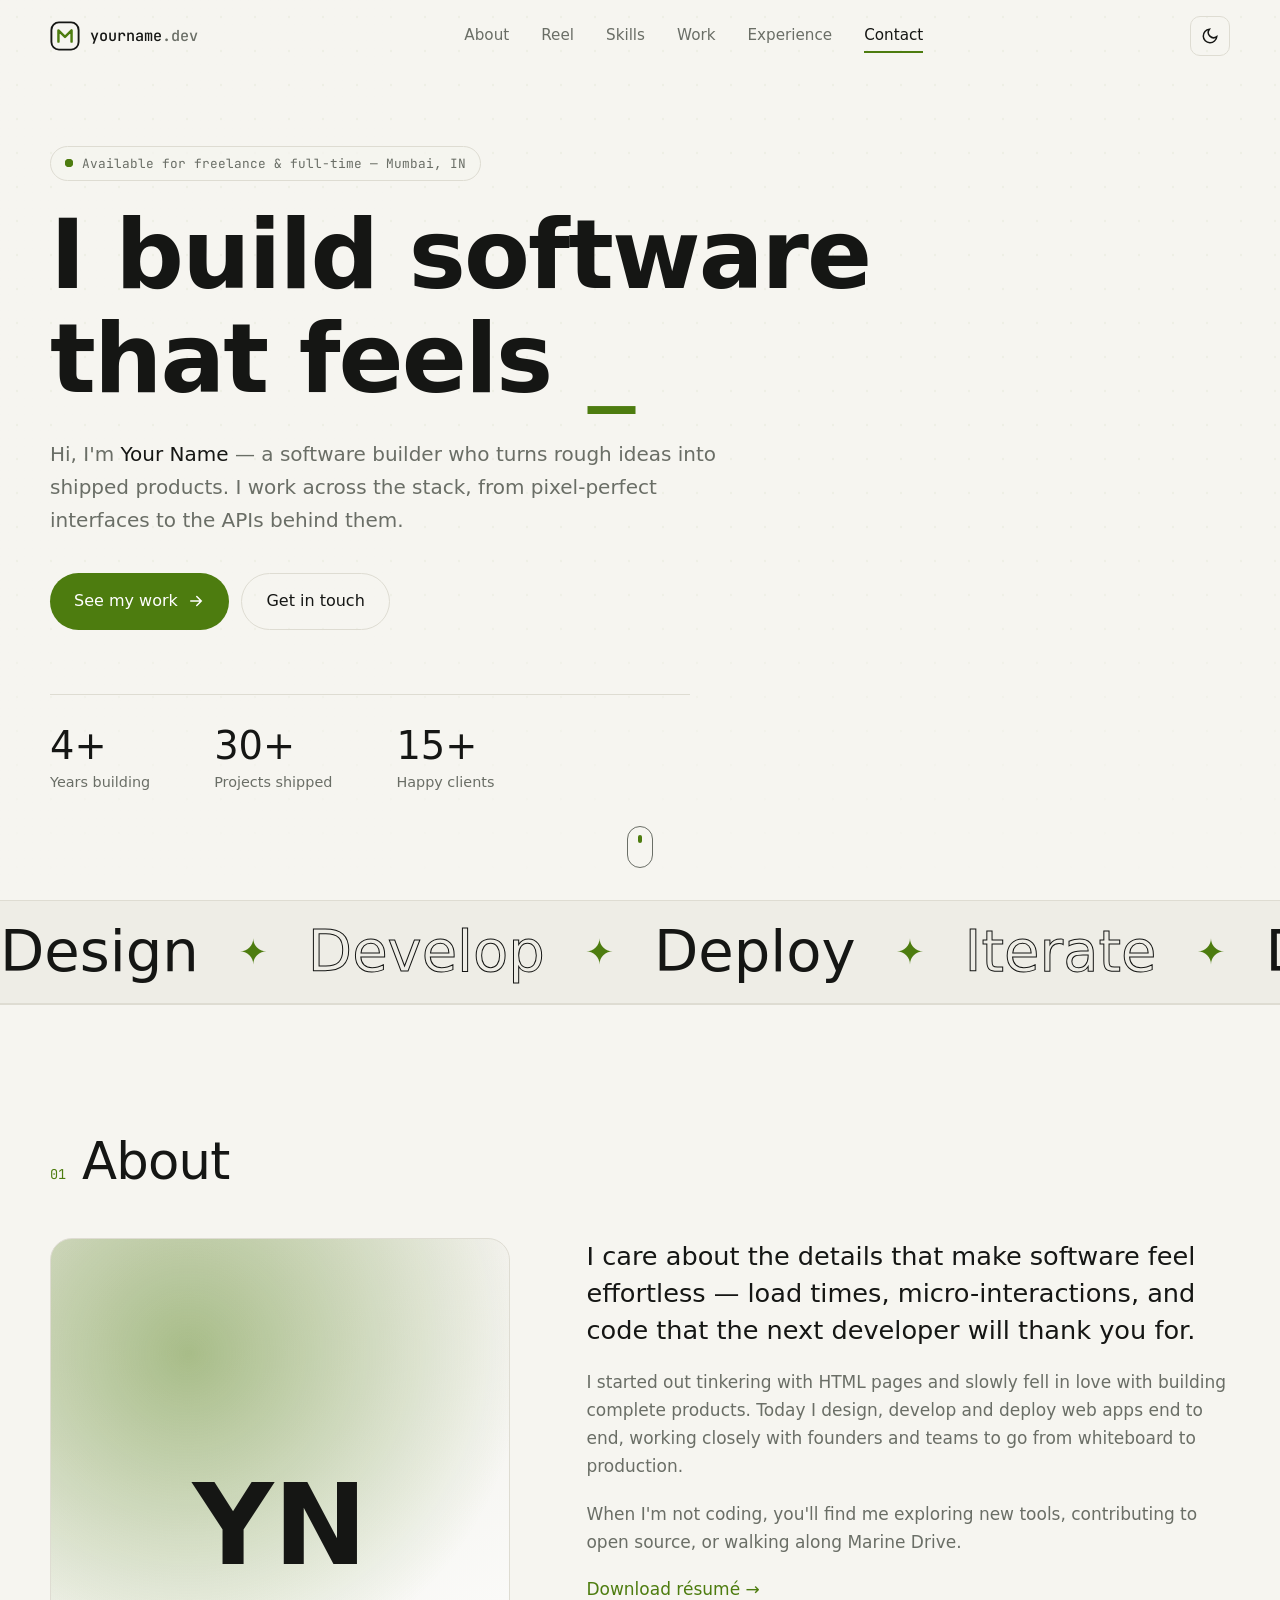
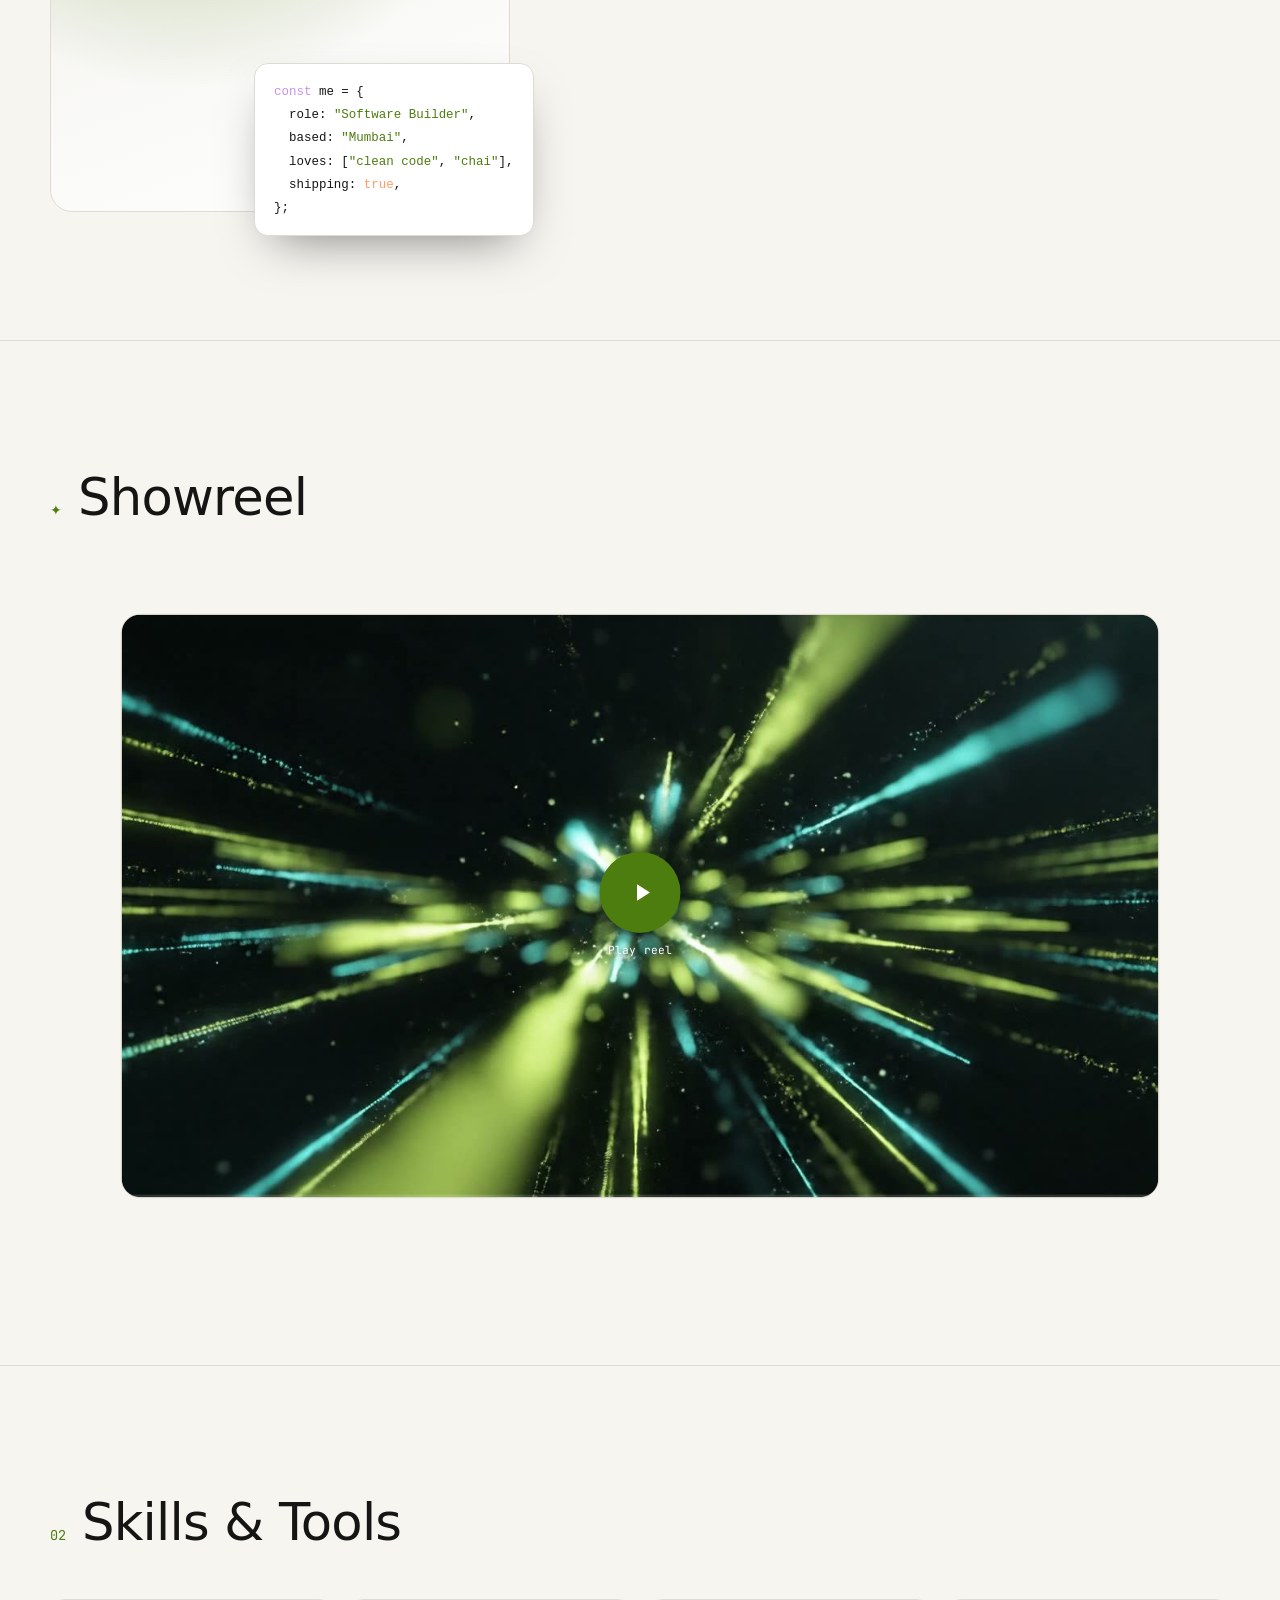
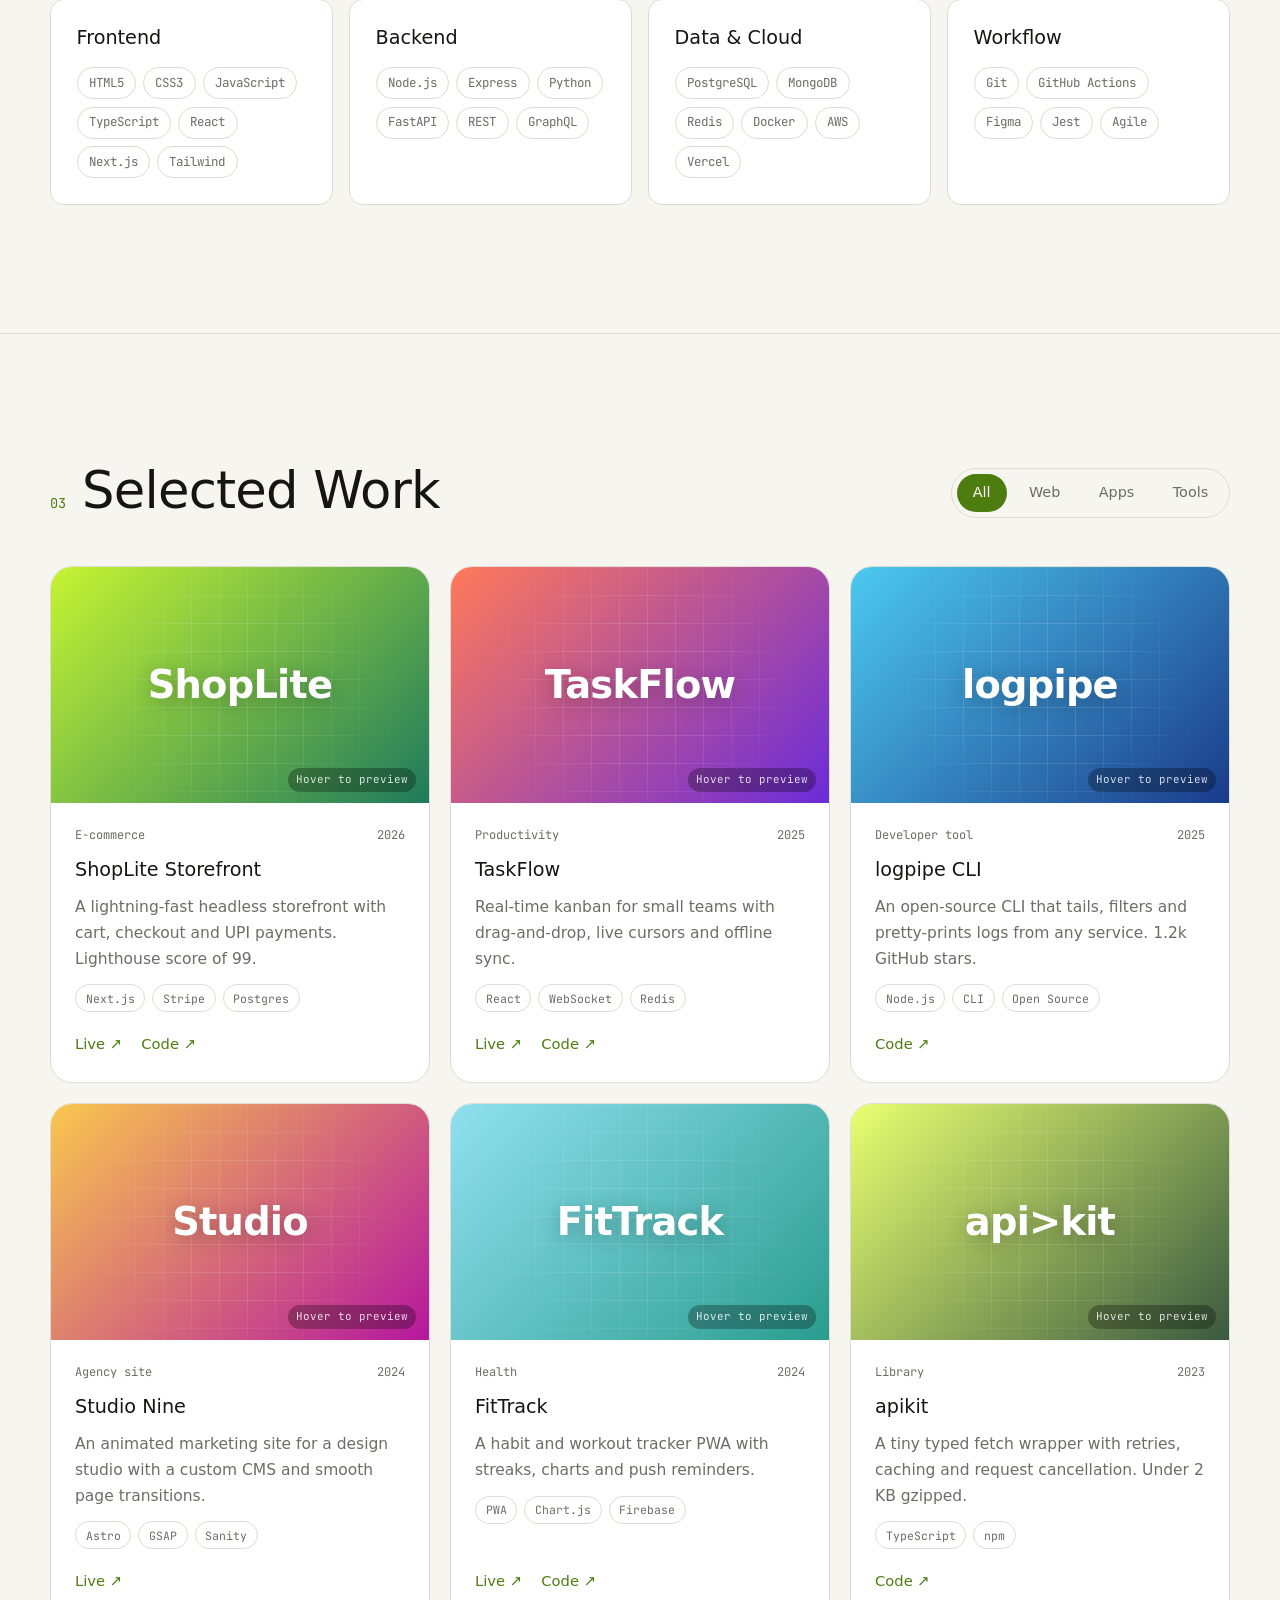
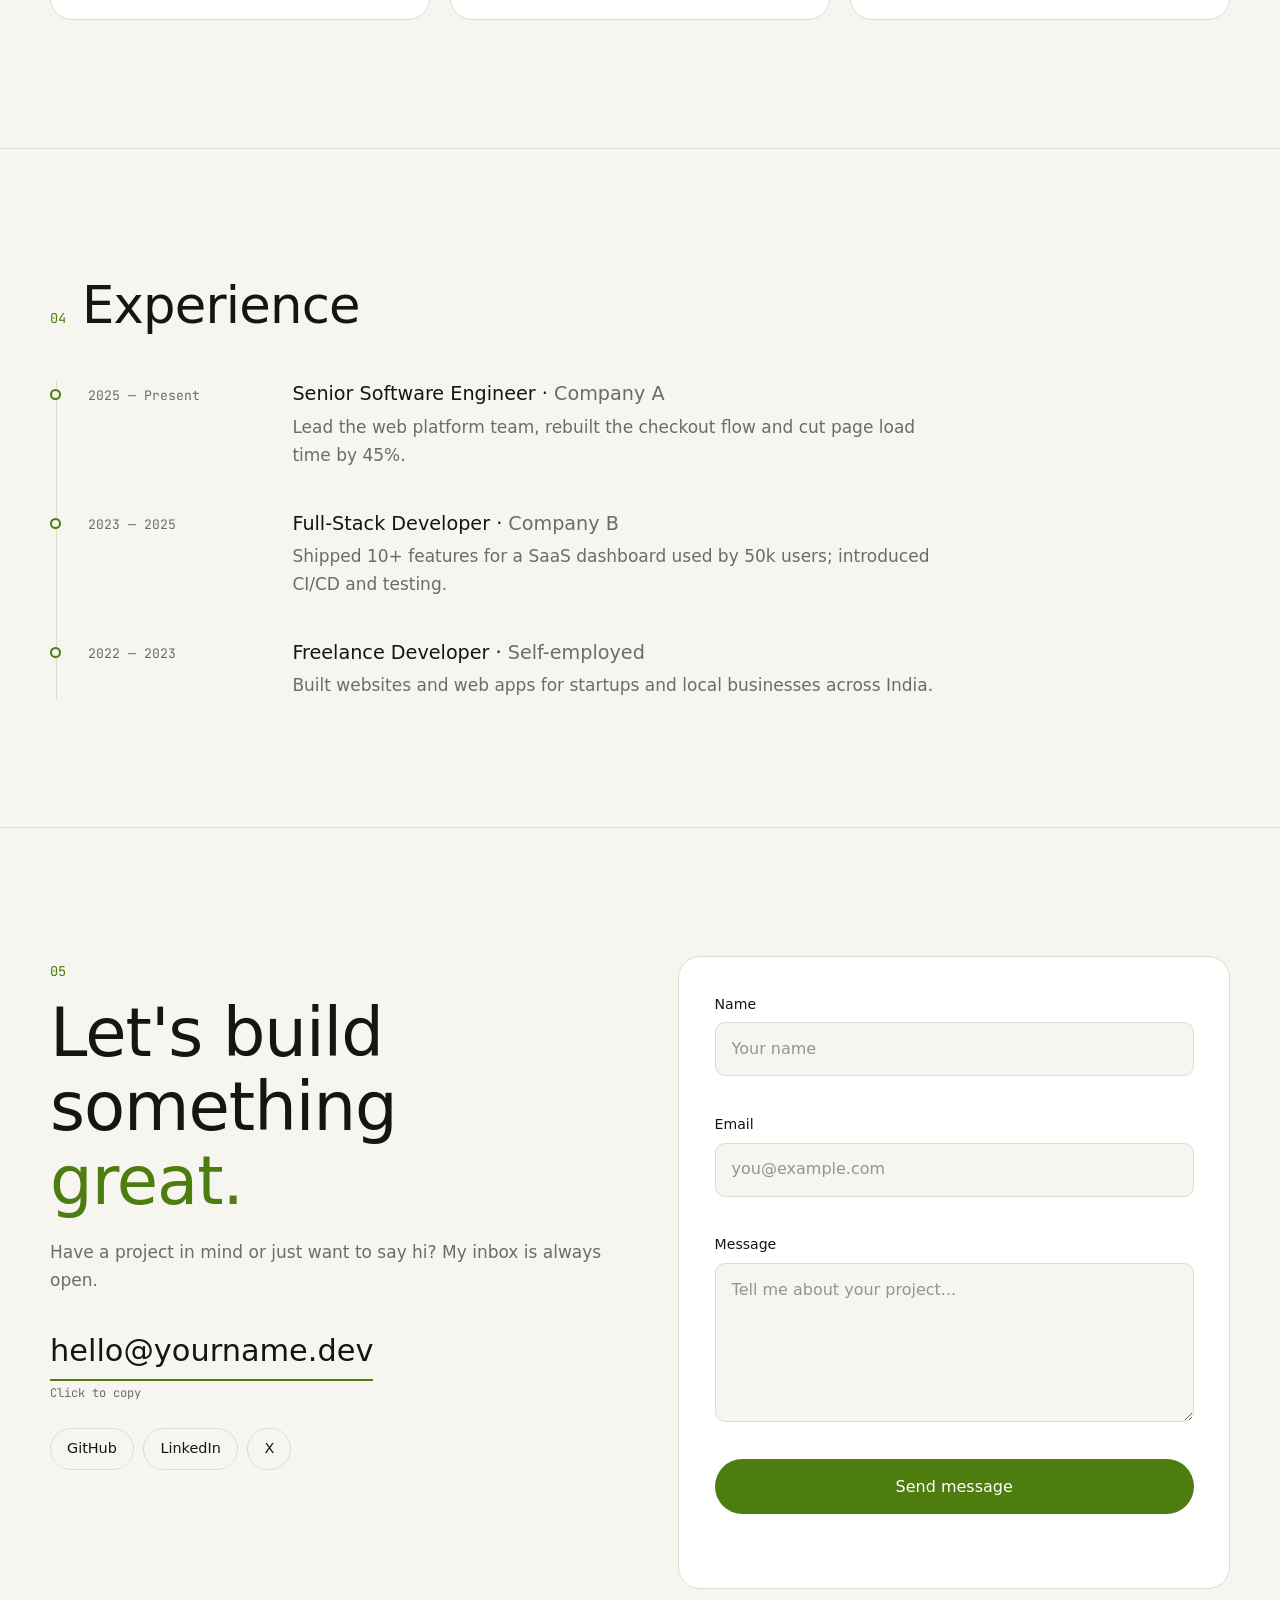
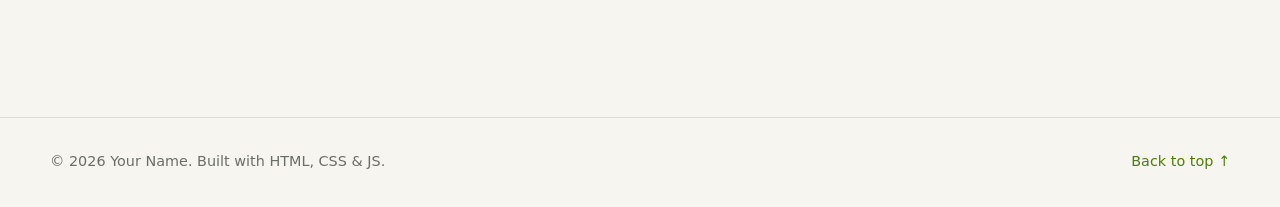
<file: portfolio-3/index.html>
<!DOCTYPE html>
<html lang="en" data-theme="dark">
<head>
  <meta charset="UTF-8" />
  <meta name="viewport" content="width=device-width, initial-scale=1.0" />
  <title>Your Name — Software Builder</title>
  <meta name="description" content="Portfolio of a software builder based in Mumbai, crafting fast, thoughtful web products." />
  <link rel="icon" href="data:image/svg+xml,%3Csvg xmlns='http://www.w3.org/2000/svg' viewBox='0 0 32 32'%3E%3Crect width='32' height='32' rx='8' fill='%23111'/%3E%3Cpath d='M9 22V10l7 7 7-7v12' stroke='%23c6f432' stroke-width='3' fill='none' stroke-linecap='round' stroke-linejoin='round'/%3E%3C/svg%3E" />
  <link rel="preconnect" href="https://api.fontshare.com" />
  <link href="https://api.fontshare.com/v2/css?f[]=clash-display@500,600&f[]=satoshi@400,500,700&display=swap" rel="stylesheet" />
  <link href="https://fonts.googleapis.com/css2?family=JetBrains+Mono:wght@400;500&display=swap" rel="stylesheet" />
  <link rel="stylesheet" href="style.css" />
</head>
<body>
  <a class="skip" href="#main">Skip to content</a>

  <!-- Preloader -->
  <div class="preloader" id="preloader" aria-hidden="true">
    <svg viewBox="0 0 32 32" width="64" height="64" fill="none">
      <path class="preloader__path" d="M9 22V10l7 7 7-7v12" stroke="currentColor" stroke-width="2.4" stroke-linecap="round" stroke-linejoin="round"/>
    </svg>
    <span class="preloader__count" id="loaderCount">0%</span>
  </div>

  <div class="progress" id="progress" aria-hidden="true"></div>
  <div class="cursor" id="cursor" aria-hidden="true"></div>
  <div class="cursor-dot" id="cursorDot" aria-hidden="true"></div>

  <!-- ============ HEADER ============ -->
  <header class="header" id="header">
    <div class="container header__inner">
      <a href="#top" class="logo" aria-label="Home">
        <svg viewBox="0 0 32 32" width="30" height="30" fill="none" aria-hidden="true">
          <rect x="1.5" y="1.5" width="29" height="29" rx="8" stroke="currentColor" stroke-width="2"/>
          <path d="M9 22V10l7 7 7-7v12" stroke="var(--accent)" stroke-width="2.6" stroke-linecap="round" stroke-linejoin="round"/>
        </svg>
        <span>yourname<span class="muted">.dev</span></span>
      </a>

      <nav class="nav" id="nav" aria-label="Primary">
        <a href="#about">About</a>
        <a href="#showreel">Reel</a>
        <a href="#skills">Skills</a>
        <a href="#projects">Work</a>
        <a href="#experience">Experience</a>
        <a href="#contact">Contact</a>
      </nav>

      <div class="header__actions">
        <button class="icon-btn" id="themeToggle" aria-label="Toggle color theme">
          <svg class="i-sun" viewBox="0 0 24 24" width="18" height="18" fill="none" stroke="currentColor" stroke-width="2" stroke-linecap="round"><circle cx="12" cy="12" r="4"/><path d="M12 2v2M12 20v2M4.9 4.9l1.4 1.4M17.7 17.7l1.4 1.4M2 12h2M20 12h2M4.9 19.1l1.4-1.4M17.7 6.3l1.4-1.4"/></svg>
          <svg class="i-moon" viewBox="0 0 24 24" width="18" height="18" fill="none" stroke="currentColor" stroke-width="2" stroke-linecap="round"><path d="M21 12.8A9 9 0 1 1 11.2 3a7 7 0 0 0 9.8 9.8z"/></svg>
        </button>
        <button class="icon-btn menu-btn" id="menuBtn" aria-label="Open menu" aria-expanded="false" aria-controls="nav">
          <span></span><span></span>
        </button>
      </div>
    </div>
  </header>

  <main id="main">
    <!-- ============ HERO ============ -->
    <section class="hero" id="top">
      <video class="hero__video" id="heroVideo" autoplay muted loop playsinline preload="auto" poster="media/hero-poster.jpg" aria-hidden="true">
        <source src="media/hero.mp4" type="video/mp4" />
      </video>
      <div class="hero__veil" aria-hidden="true"></div>
      <canvas id="grid" aria-hidden="true"></canvas>
      <div class="container hero__inner">
        <p class="eyebrow reveal"><span class="dot"></span> Available for freelance &amp; full-time — Mumbai, IN</p>
        <h1 class="hero__title">
          <span class="line"><span class="word">I</span> <span class="word">build</span> <span class="word">software</span></span>
          <span class="line"><span class="word">that</span> <span class="word">feels</span> <span class="word"><span class="accent-text" id="typed">fast</span><span class="caret">_</span></span></span>
        </h1>
        <p class="hero__lead reveal">
          Hi, I'm <strong>Your Name</strong> — a software builder who turns rough ideas into
          shipped products. I work across the stack, from pixel-perfect interfaces to the APIs behind them.
        </p>
        <div class="hero__cta reveal">
          <a href="#projects" class="btn btn--primary magnetic">See my work
            <svg viewBox="0 0 24 24" width="18" height="18" fill="none" stroke="currentColor" stroke-width="2" stroke-linecap="round"><path d="M5 12h14M13 6l6 6-6 6"/></svg>
          </a>
          <a href="#contact" class="btn btn--ghost magnetic">Get in touch</a>
        </div>

        <dl class="stats reveal">
          <div><dt><span data-count="4">0</span>+</dt><dd>Years building</dd></div>
          <div><dt><span data-count="30">0</span>+</dt><dd>Projects shipped</dd></div>
          <div><dt><span data-count="15">0</span>+</dt><dd>Happy clients</dd></div>
        </dl>
      </div>
      <a href="#about" class="scroll-cue" aria-label="Scroll to about"><span></span></a>
    </section>

    <!-- ============ MARQUEE ============ -->
    <div class="marquee" aria-hidden="true">
      <div class="marquee__track">
        <span>Design</span><i>✦</i><span>Develop</span><i>✦</i><span>Deploy</span><i>✦</i><span>Iterate</span><i>✦</i>
        <span>Design</span><i>✦</i><span>Develop</span><i>✦</i><span>Deploy</span><i>✦</i><span>Iterate</span><i>✦</i>
      </div>
    </div>

    <!-- ============ ABOUT ============ -->
    <section class="section" id="about">
      <div class="container about">
        <div class="section__head reveal">
          <span class="index">01</span>
          <h2>About</h2>
        </div>
        <div class="about__grid">
          <div class="about__photo reveal">
            <div class="avatar" aria-label="Profile initials">YN</div>
            <div class="code-card">
              <pre><code><span class="k">const</span> me = {
  role: <span class="s">"Software Builder"</span>,
  based: <span class="s">"Mumbai"</span>,
  loves: [<span class="s">"clean code"</span>, <span class="s">"chai"</span>],
  shipping: <span class="b">true</span>,
};</code></pre>
            </div>
          </div>
          <div class="about__text reveal">
            <p class="big">
              I care about the details that make software feel effortless — load times,
              micro-interactions, and code that the next developer will thank you for.
            </p>
            <p>
              I started out tinkering with HTML pages and slowly fell in love with building
              complete products. Today I design, develop and deploy web apps end to end,
              working closely with founders and teams to go from whiteboard to production.
            </p>
            <p>
              When I'm not coding, you'll find me exploring new tools, contributing to
              open source, or walking along Marine Drive.
            </p>
            <a href="#" class="link-arrow">Download résumé →</a>
          </div>
        </div>
      </div>
    </section>

    <!-- ============ SHOWREEL ============ -->
    <section class="section showreel" id="showreel">
      <div class="container">
        <div class="section__head reveal">
          <span class="index">✦</span>
          <h2>Showreel</h2>
        </div>
        <div class="reel" id="reel">
          <video class="reel__video" id="reelVideo" muted loop playsinline preload="metadata" poster="media/hero-poster.jpg">
            <source src="media/reel.mp4" type="video/mp4" />
          </video>
          <button class="reel__play" id="reelPlay" aria-label="Play showreel">
            <svg viewBox="0 0 24 24" width="28" height="28" fill="currentColor"><path d="M8 5v14l11-7z"/></svg>
            <span>Play reel</span>
          </button>
          <div class="reel__bar"><span id="reelProgress"></span></div>
        </div>
      </div>
    </section>

    <!-- ============ SKILLS ============ -->
    <section class="section" id="skills">
      <div class="container">
        <div class="section__head reveal">
          <span class="index">02</span>
          <h2>Skills &amp; Tools</h2>
        </div>
        <div class="skills">
          <article class="skill-card reveal">
            <h3>Frontend</h3>
            <ul class="tags"><li>HTML5</li><li>CSS3</li><li>JavaScript</li><li>TypeScript</li><li>React</li><li>Next.js</li><li>Tailwind</li></ul>
          </article>
          <article class="skill-card reveal">
            <h3>Backend</h3>
            <ul class="tags"><li>Node.js</li><li>Express</li><li>Python</li><li>FastAPI</li><li>REST</li><li>GraphQL</li></ul>
          </article>
          <article class="skill-card reveal">
            <h3>Data &amp; Cloud</h3>
            <ul class="tags"><li>PostgreSQL</li><li>MongoDB</li><li>Redis</li><li>Docker</li><li>AWS</li><li>Vercel</li></ul>
          </article>
          <article class="skill-card reveal">
            <h3>Workflow</h3>
            <ul class="tags"><li>Git</li><li>GitHub Actions</li><li>Figma</li><li>Jest</li><li>Agile</li></ul>
          </article>
        </div>
      </div>
    </section>

    <!-- ============ PROJECTS ============ -->
    <section class="section" id="projects">
      <div class="container">
        <div class="section__head section__head--row reveal">
          <div><span class="index">03</span><h2>Selected Work</h2></div>
          <div class="filters" role="tablist" aria-label="Filter projects">
            <button class="filter is-active" data-filter="all" role="tab" aria-selected="true">All</button>
            <button class="filter" data-filter="web" role="tab" aria-selected="false">Web</button>
            <button class="filter" data-filter="app" role="tab" aria-selected="false">Apps</button>
            <button class="filter" data-filter="tool" role="tab" aria-selected="false">Tools</button>
          </div>
        </div>

        <div class="projects" id="projectGrid">
          <article class="project reveal" data-cat="web">
            <div class="project__thumb" style="--h1:#c6f432;--h2:#1f7a5c">
              <video class="thumb-video" muted loop playsinline preload="none" data-src="media/p1.mp4"></video>
              <span>ShopLite</span>
            </div>
            <div class="project__body">
              <div class="project__meta"><span>E-commerce</span><span>2026</span></div>
              <h3>ShopLite Storefront</h3>
              <p>A lightning-fast headless storefront with cart, checkout and UPI payments. Lighthouse score of 99.</p>
              <ul class="tags tags--sm"><li>Next.js</li><li>Stripe</li><li>Postgres</li></ul>
              <div class="project__links"><a href="#">Live ↗</a><a href="#">Code ↗</a></div>
            </div>
          </article>

          <article class="project reveal" data-cat="app">
            <div class="project__thumb" style="--h1:#ff7a59;--h2:#6b2bd9">
              <video class="thumb-video" muted loop playsinline preload="none" data-src="media/p2.mp4"></video>
              <span>TaskFlow</span>
            </div>
            <div class="project__body">
              <div class="project__meta"><span>Productivity</span><span>2025</span></div>
              <h3>TaskFlow</h3>
              <p>Real-time kanban for small teams with drag-and-drop, live cursors and offline sync.</p>
              <ul class="tags tags--sm"><li>React</li><li>WebSocket</li><li>Redis</li></ul>
              <div class="project__links"><a href="#">Live ↗</a><a href="#">Code ↗</a></div>
            </div>
          </article>

          <article class="project reveal" data-cat="tool">
            <div class="project__thumb" style="--h1:#4cc9f0;--h2:#1b3b8a">
              <video class="thumb-video" muted loop playsinline preload="none" data-src="media/p3.mp4"></video>
              <span>logpipe</span>
            </div>
            <div class="project__body">
              <div class="project__meta"><span>Developer tool</span><span>2025</span></div>
              <h3>logpipe CLI</h3>
              <p>An open-source CLI that tails, filters and pretty-prints logs from any service. 1.2k GitHub stars.</p>
              <ul class="tags tags--sm"><li>Node.js</li><li>CLI</li><li>Open Source</li></ul>
              <div class="project__links"><a href="#">Code ↗</a></div>
            </div>
          </article>

          <article class="project reveal" data-cat="web">
            <div class="project__thumb" style="--h1:#f9c74f;--h2:#b5179e">
              <video class="thumb-video" muted loop playsinline preload="none" data-src="media/p4.mp4"></video>
              <span>Studio</span>
            </div>
            <div class="project__body">
              <div class="project__meta"><span>Agency site</span><span>2024</span></div>
              <h3>Studio Nine</h3>
              <p>An animated marketing site for a design studio with a custom CMS and smooth page transitions.</p>
              <ul class="tags tags--sm"><li>Astro</li><li>GSAP</li><li>Sanity</li></ul>
              <div class="project__links"><a href="#">Live ↗</a></div>
            </div>
          </article>

          <article class="project reveal" data-cat="app">
            <div class="project__thumb" style="--h1:#90e0ef;--h2:#2a9d8f">
              <video class="thumb-video" muted loop playsinline preload="none" data-src="media/p5.mp4"></video>
              <span>FitTrack</span>
            </div>
            <div class="project__body">
              <div class="project__meta"><span>Health</span><span>2024</span></div>
              <h3>FitTrack</h3>
              <p>A habit and workout tracker PWA with streaks, charts and push reminders.</p>
              <ul class="tags tags--sm"><li>PWA</li><li>Chart.js</li><li>Firebase</li></ul>
              <div class="project__links"><a href="#">Live ↗</a><a href="#">Code ↗</a></div>
            </div>
          </article>

          <article class="project reveal" data-cat="tool">
            <div class="project__thumb" style="--h1:#e9ff70;--h2:#3a5a40">
              <video class="thumb-video" muted loop playsinline preload="none" data-src="media/p6.mp4"></video>
              <span>api&gt;kit</span>
            </div>
            <div class="project__body">
              <div class="project__meta"><span>Library</span><span>2023</span></div>
              <h3>apikit</h3>
              <p>A tiny typed fetch wrapper with retries, caching and request cancellation. Under 2 KB gzipped.</p>
              <ul class="tags tags--sm"><li>TypeScript</li><li>npm</li></ul>
              <div class="project__links"><a href="#">Code ↗</a></div>
            </div>
          </article>
        </div>
      </div>
    </section>

    <!-- ============ EXPERIENCE ============ -->
    <section class="section" id="experience">
      <div class="container">
        <div class="section__head reveal">
          <span class="index">04</span>
          <h2>Experience</h2>
        </div>
        <ol class="timeline">
          <li class="reveal">
            <span class="timeline__date">2025 — Present</span>
            <div>
              <h3>Senior Software Engineer · <span class="muted">Company A</span></h3>
              <p>Lead the web platform team, rebuilt the checkout flow and cut page load time by 45%.</p>
            </div>
          </li>
          <li class="reveal">
            <span class="timeline__date">2023 — 2025</span>
            <div>
              <h3>Full-Stack Developer · <span class="muted">Company B</span></h3>
              <p>Shipped 10+ features for a SaaS dashboard used by 50k users; introduced CI/CD and testing.</p>
            </div>
          </li>
          <li class="reveal">
            <span class="timeline__date">2022 — 2023</span>
            <div>
              <h3>Freelance Developer · <span class="muted">Self-employed</span></h3>
              <p>Built websites and web apps for startups and local businesses across India.</p>
            </div>
          </li>
        </ol>
      </div>
    </section>

    <!-- ============ CONTACT ============ -->
    <section class="section contact" id="contact">
      <div class="container contact__grid">
        <div class="reveal">
          <span class="index">05</span>
          <h2 class="contact__title">Let's build<br />something <span class="accent-text">great.</span></h2>
          <p class="muted">Have a project in mind or just want to say hi? My inbox is always open.</p>
          <button class="email-copy" id="copyEmail" data-email="hello@yourname.dev">
            <span>hello@yourname.dev</span>
            <small id="copyLabel">Click to copy</small>
          </button>
          <ul class="socials">
            <li><a href="#" aria-label="GitHub">GitHub</a></li>
            <li><a href="#" aria-label="LinkedIn">LinkedIn</a></li>
            <li><a href="#" aria-label="X / Twitter">X</a></li>
          </ul>
        </div>

        <form class="form reveal" id="contactForm" novalidate>
          <div class="field">
            <label for="name">Name</label>
            <input id="name" name="name" type="text" placeholder="Your name" required />
            <small class="error"></small>
          </div>
          <div class="field">
            <label for="email">Email</label>
            <input id="email" name="email" type="email" placeholder="you@example.com" required />
            <small class="error"></small>
          </div>
          <div class="field">
            <label for="message">Message</label>
            <textarea id="message" name="message" rows="5" placeholder="Tell me about your project..." required></textarea>
            <small class="error"></small>
          </div>
          <button type="submit" class="btn btn--primary btn--full">Send message</button>
          <p class="form__status" id="formStatus" role="status" aria-live="polite"></p>
        </form>
      </div>
    </section>
  </main>

  <footer class="footer">
    <div class="container footer__inner">
      <p>© <span id="year"></span> Your Name. Built with HTML, CSS &amp; JS.</p>
      <a href="#top" class="link-arrow">Back to top ↑</a>
    </div>
  </footer>

  <script src="script.js"></script>
</body>
</html>
</file>
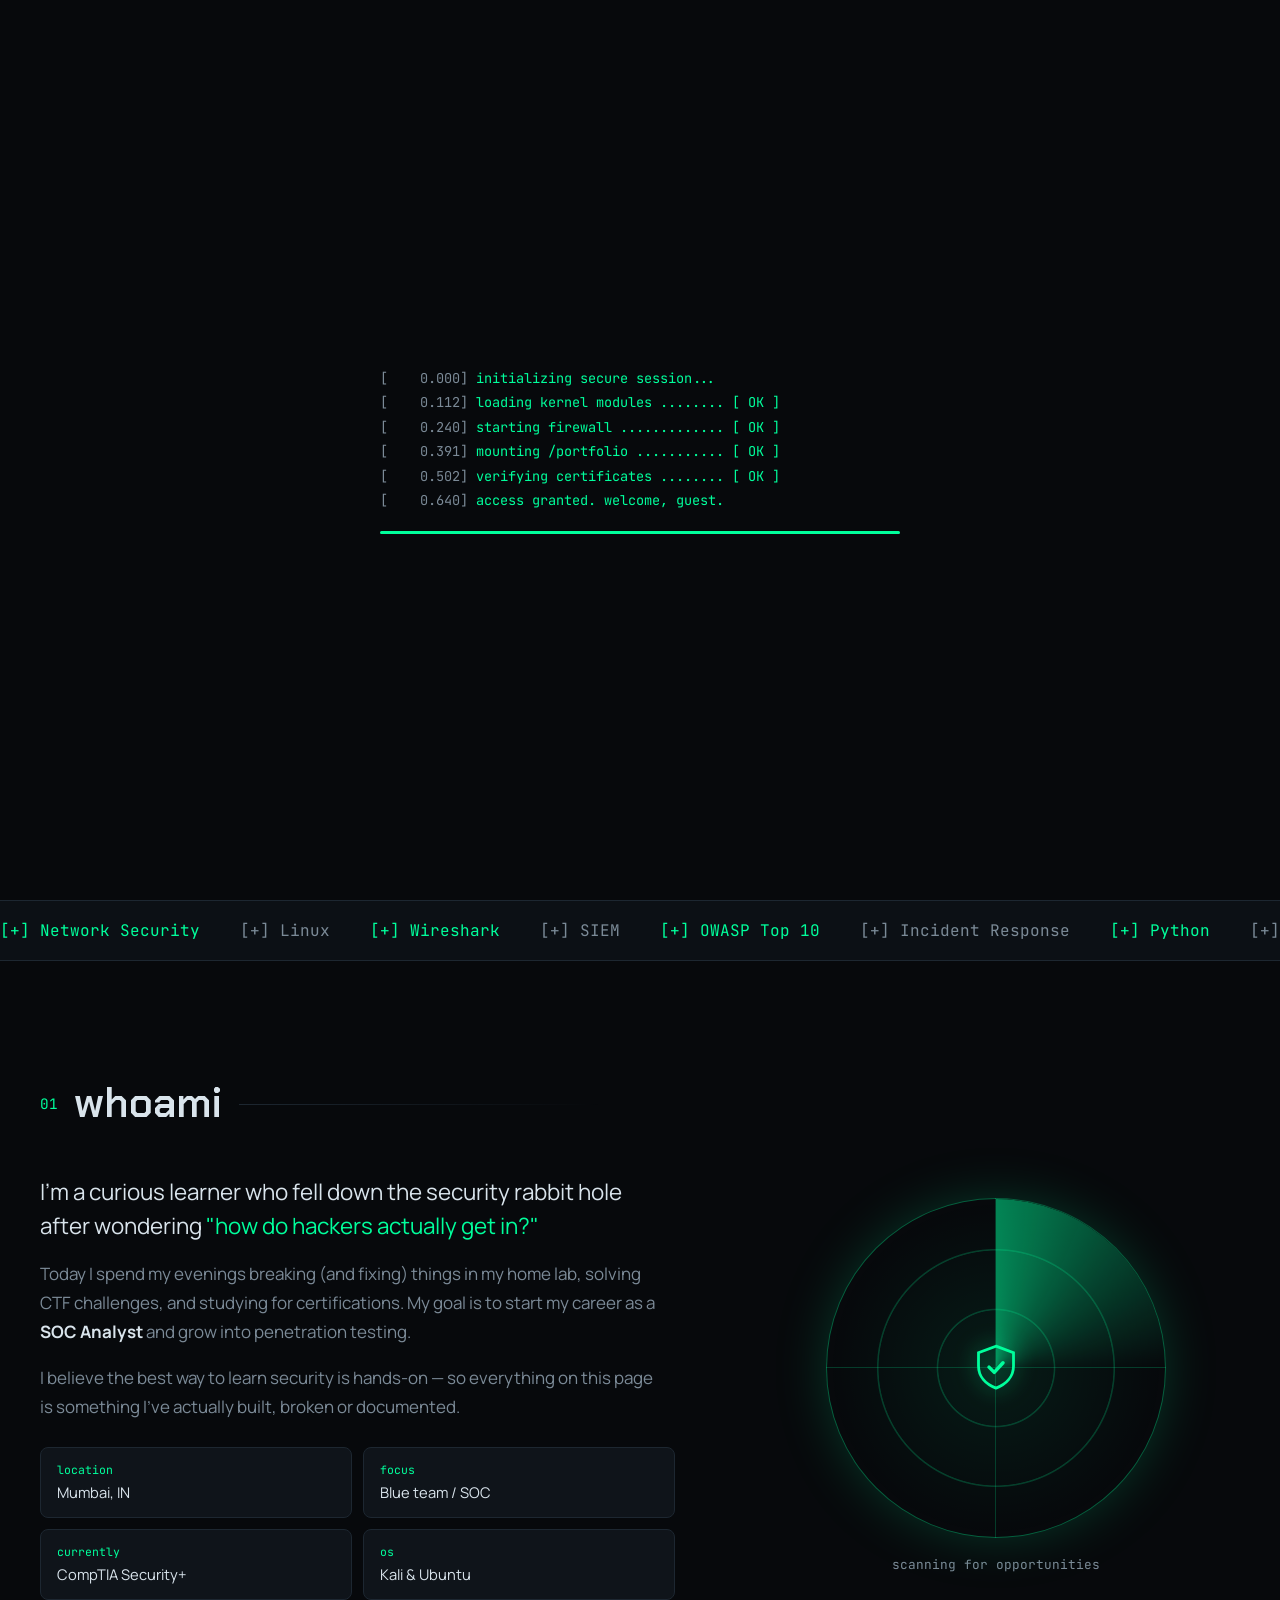
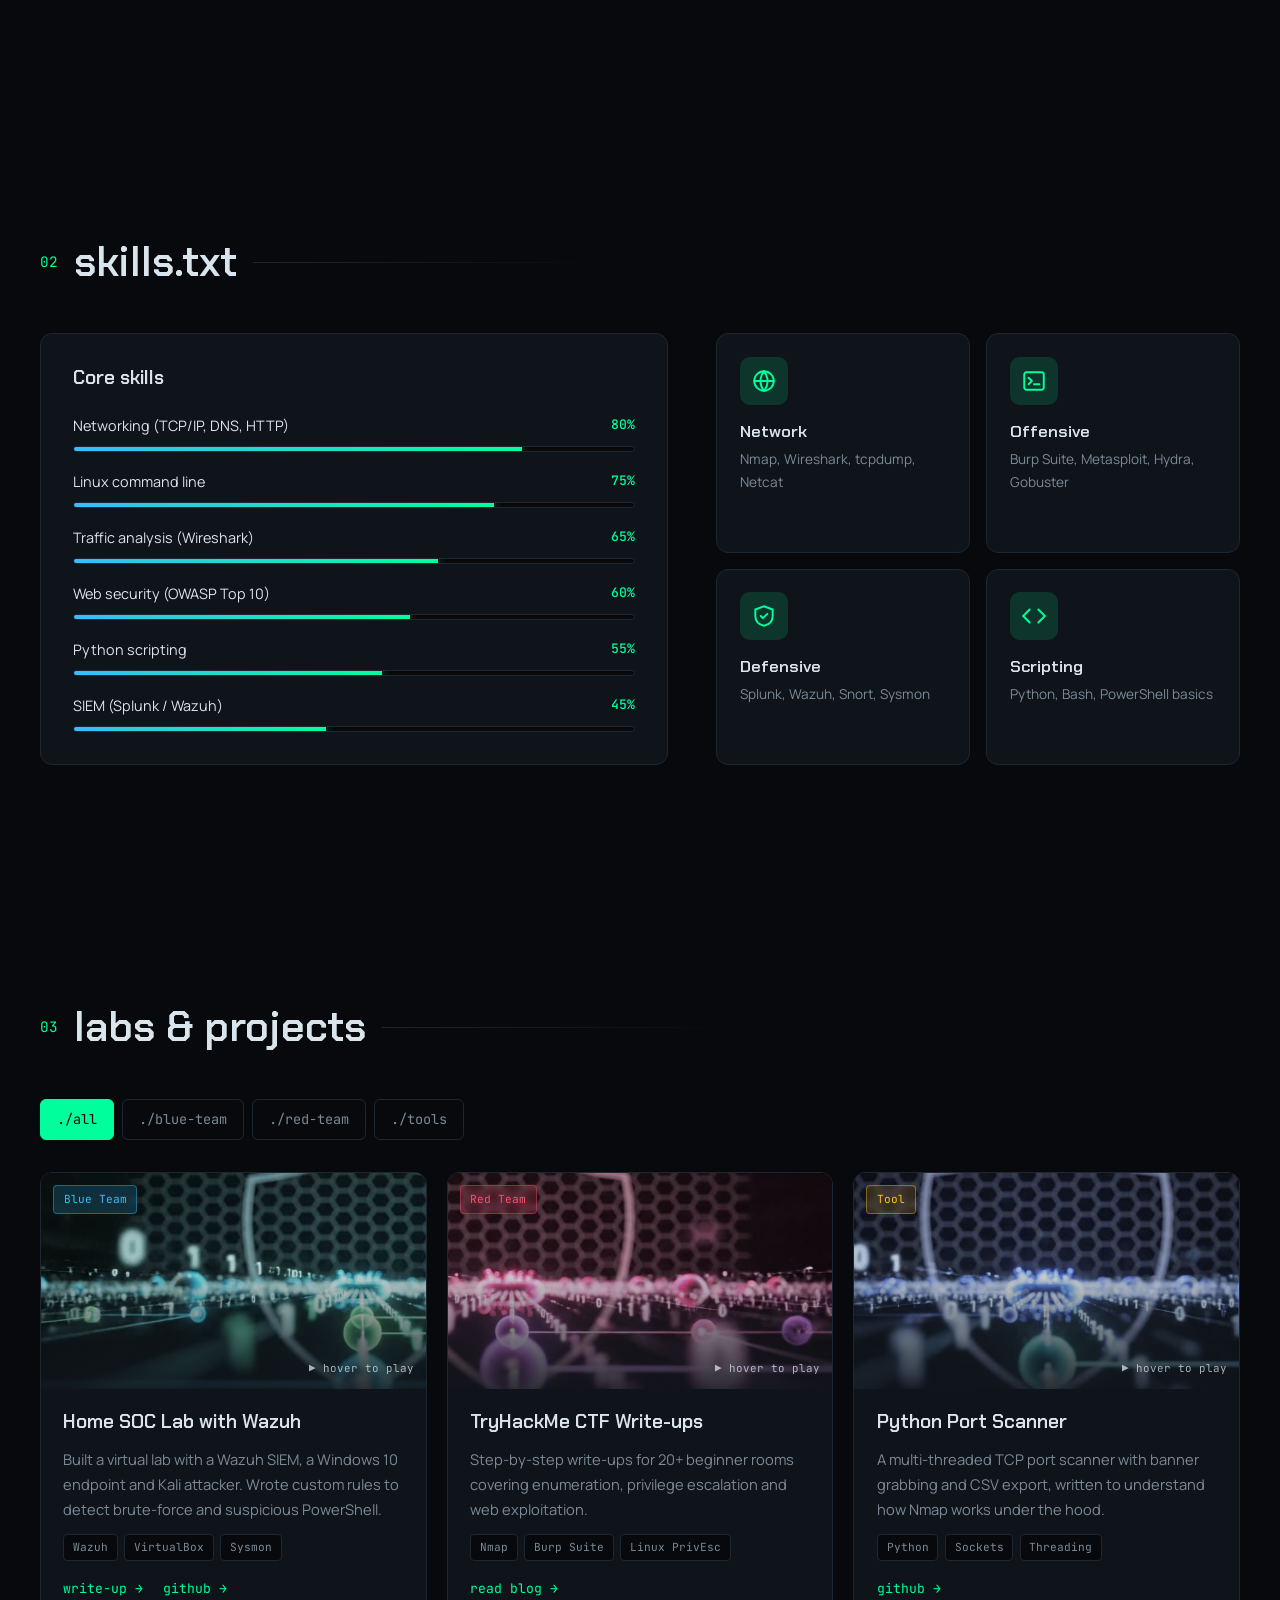
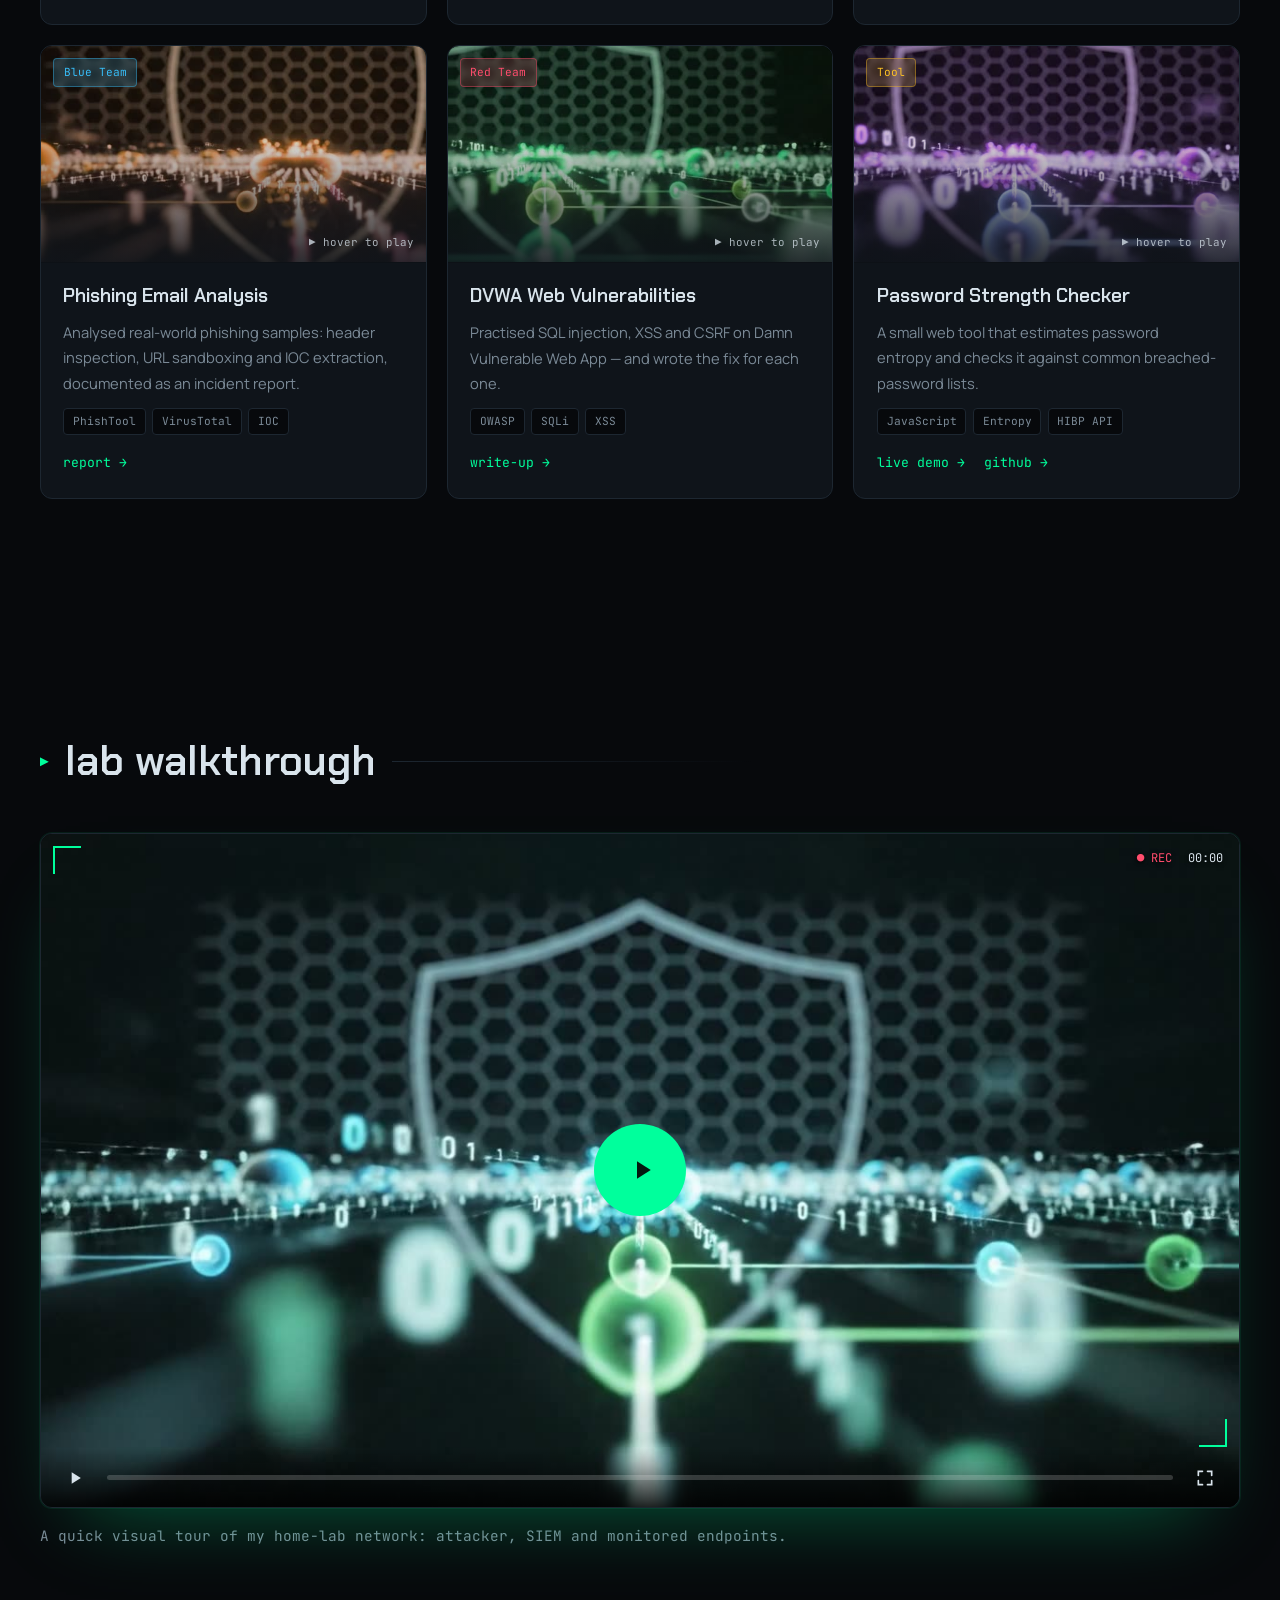
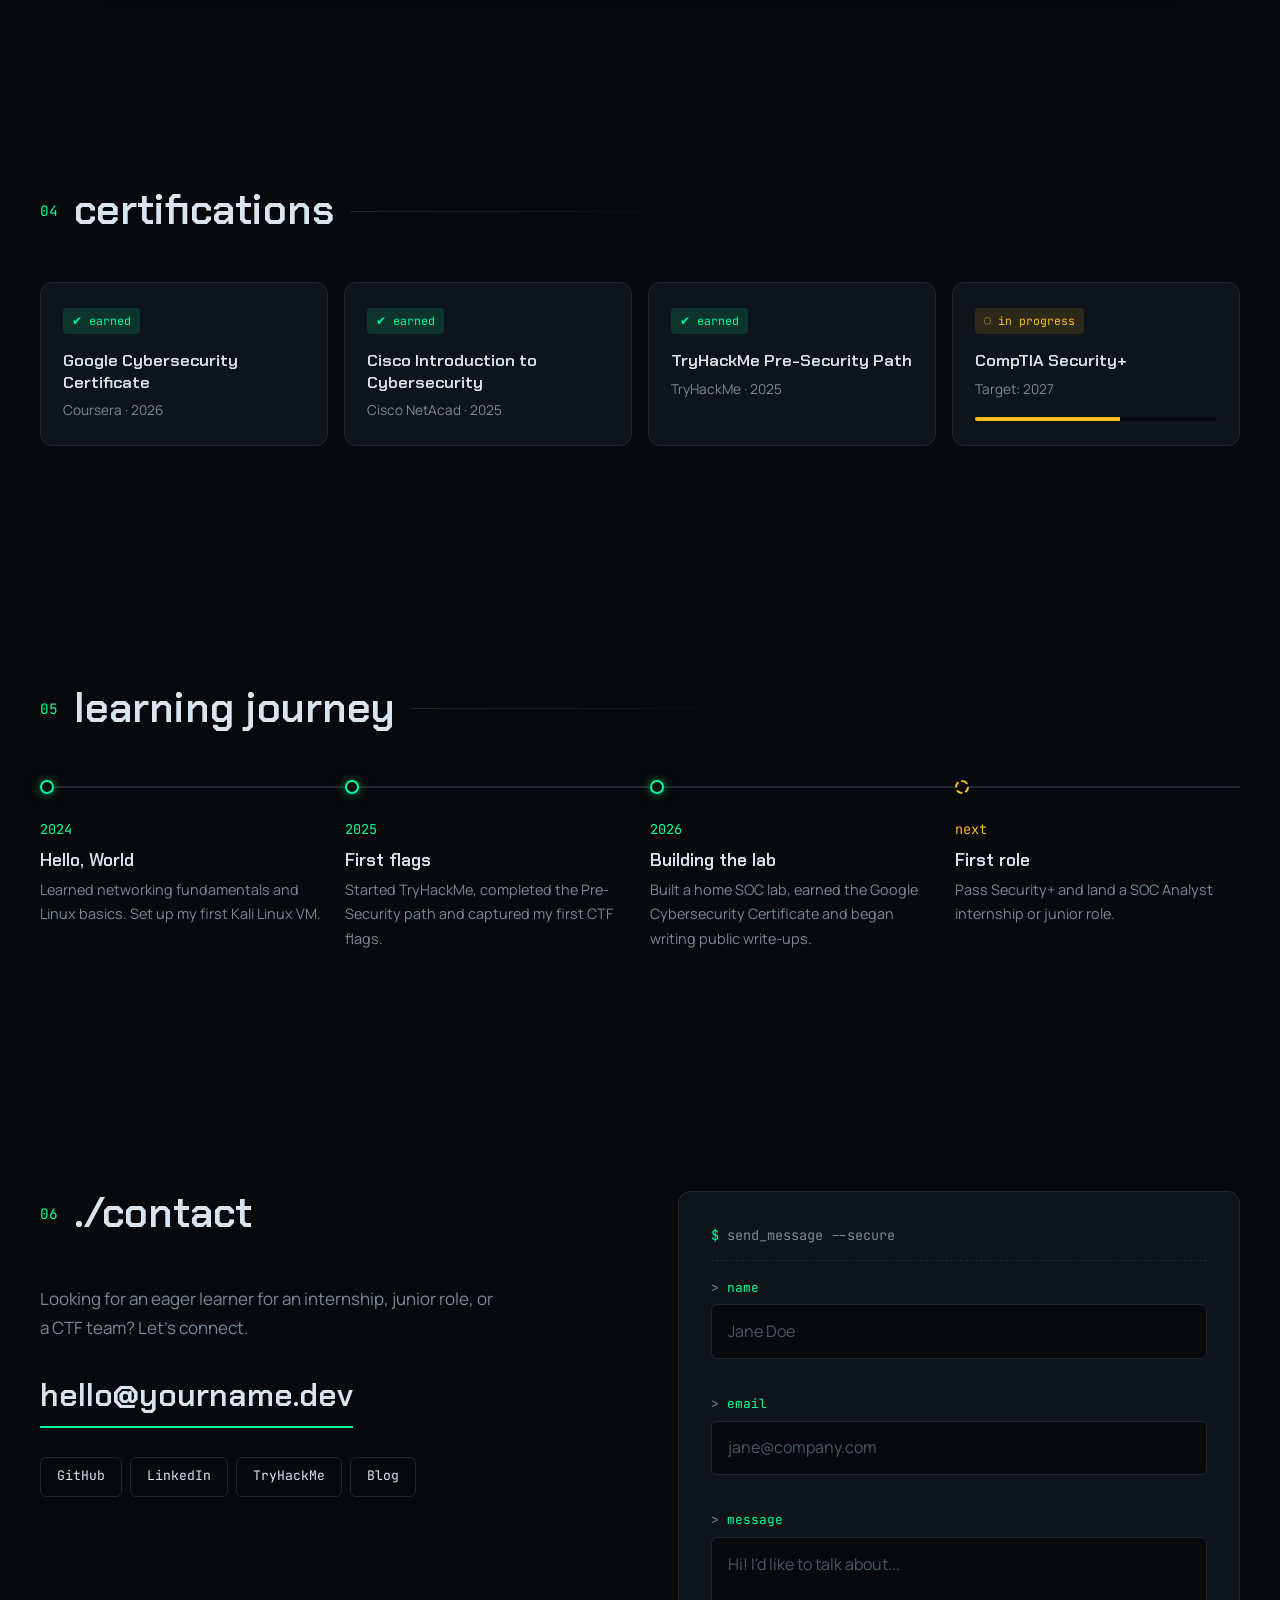
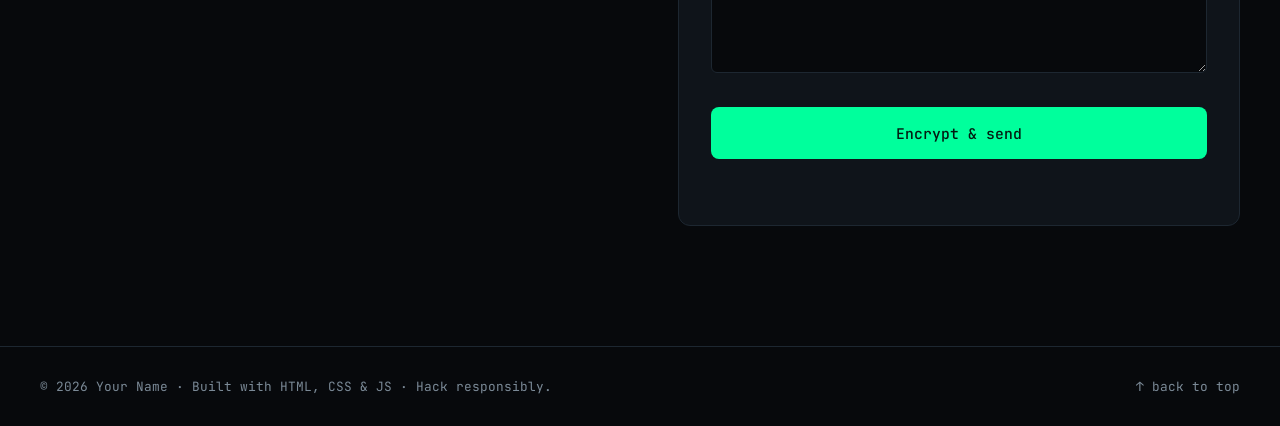
<file: Portfolio-4/index.html>
<!DOCTYPE html>
<html lang="en">
<head>
  <meta charset="UTF-8" />
  <meta name="viewport" content="width=device-width, initial-scale=1.0" />
  <title>Your Name — Aspiring Cybersecurity Analyst</title>
  <meta name="description" content="Portfolio of a beginner cybersecurity learner: labs, CTF write-ups, certifications and home-lab projects." />
  <link rel="icon" href="data:image/svg+xml,%3Csvg xmlns='http://www.w3.org/2000/svg' viewBox='0 0 32 32'%3E%3Crect width='32' height='32' rx='7' fill='%2307090c'/%3E%3Cpath d='M16 5l9 3.5v7c0 5.5-3.8 9.5-9 11.5-5.2-2-9-6-9-11.5v-7z' stroke='%2300ff9c' stroke-width='2' fill='none'/%3E%3Cpath d='M12.5 16l2.5 2.5 4.5-5' stroke='%2300ff9c' stroke-width='2' fill='none' stroke-linecap='round'/%3E%3C/svg%3E" />
  <link rel="preconnect" href="https://fonts.googleapis.com" />
  <link rel="preconnect" href="https://fonts.gstatic.com" crossorigin />
  <link href="https://fonts.googleapis.com/css2?family=Chakra+Petch:wght@500;600;700&family=JetBrains+Mono:wght@400;500;700&family=Manrope:wght@400;500;600&display=swap" rel="stylesheet" />
  <link rel="stylesheet" href="style.css" />
</head>
<body>
  <a class="skip" href="#main">Skip to content</a>

  <!-- Boot screen -->
  <div class="boot" id="boot" aria-hidden="true">
    <div class="boot__inner">
      <pre class="boot__log" id="bootLog"></pre>
      <div class="boot__bar"><span id="bootBar"></span></div>
    </div>
  </div>

  <div class="progress" id="progress" aria-hidden="true"></div>
  <div class="scanlines" aria-hidden="true"></div>

  <!-- ============ HEADER ============ -->
  <header class="header" id="header">
    <div class="container header__inner">
      <a href="#top" class="logo" aria-label="Home">
        <svg viewBox="0 0 32 32" width="30" height="30" fill="none" aria-hidden="true">
          <path class="logo__shield" d="M16 3.5l10 3.8v7.6c0 6-4.2 10.4-10 12.6C10.2 25.3 6 20.9 6 14.9V7.3z" stroke="currentColor" stroke-width="1.8"/>
          <path d="M12 15.5l3 3 5-5.5" stroke="var(--accent)" stroke-width="2.2" stroke-linecap="round" stroke-linejoin="round"/>
        </svg>
        <span>root<span class="accent">@</span>yourname</span>
      </a>

      <nav class="nav" id="nav" aria-label="Primary">
        <a href="#about"><span>01.</span>About</a>
        <a href="#skills"><span>02.</span>Skills</a>
        <a href="#labs"><span>03.</span>Labs</a>
        <a href="#certs"><span>04.</span>Certs</a>
        <a href="#journey"><span>05.</span>Journey</a>
        <a href="#contact"><span>06.</span>Contact</a>
      </nav>

      <button class="menu-btn" id="menuBtn" aria-label="Open menu" aria-expanded="false" aria-controls="nav">
        <span></span><span></span><span></span>
      </button>
    </div>
  </header>

  <main id="main">
    <!-- ============ HERO ============ -->
    <section class="hero" id="top">
      <video class="hero__video" id="heroVideo" autoplay muted loop playsinline preload="auto" poster="media/poster.jpg" aria-hidden="true">
        <source src="media/hero.mp4" type="video/mp4" />
      </video>
      <canvas id="matrix" aria-hidden="true"></canvas>
      <div class="hero__veil" aria-hidden="true"></div>

      <div class="container hero__grid">
        <div class="hero__copy">
          <p class="tag reveal"><span class="pulse"></span> status: <b>learning &amp; open to internships</b></p>
          <h1 class="hero__title">
            <span class="l"><span class="glitch" data-text="Defending">Defending</span></span>
            <span class="l">the digital</span>
            <span class="l"><span class="accent">world</span>, one lab</span>
            <span class="l">at a time.</span>
          </h1>
          <p class="hero__lead reveal">
            Hi, I'm <strong>Your Name</strong> — a cybersecurity beginner from Mumbai learning
            <span class="typed" id="typed">network security</span><span class="caret">▍</span>
          </p>
          <div class="hero__cta reveal">
            <a href="#labs" class="btn btn--primary">
              <span>View my labs</span>
              <svg viewBox="0 0 24 24" width="18" height="18" fill="none" stroke="currentColor" stroke-width="2" stroke-linecap="round"><path d="M5 12h14M13 6l6 6-6 6"/></svg>
            </a>
            <a href="#contact" class="btn btn--ghost"><span>Contact me</span></a>
          </div>
        </div>

        <!-- Interactive terminal -->
        <div class="terminal reveal" id="terminal" aria-label="Interactive terminal">
          <div class="terminal__bar">
            <i></i><i></i><i></i>
            <span>guest@portfolio: ~</span>
          </div>
          <div class="terminal__body" id="termBody">
            <div class="terminal__out" id="termOut" aria-live="polite"></div>
            <form class="terminal__line" id="termForm" autocomplete="off">
              <label for="termInput"><span class="accent">guest@portfolio</span>:<span class="blue">~</span>$</label>
              <input id="termInput" type="text" spellcheck="false" aria-label="Type a terminal command" />
            </form>
          </div>
          <div class="terminal__hints">
            <button data-cmd="help">help</button>
            <button data-cmd="whoami">whoami</button>
            <button data-cmd="skills">skills</button>
            <button data-cmd="nmap">nmap</button>
            <button data-cmd="clear">clear</button>
          </div>
        </div>
      </div>

      <ul class="hero__stats container">
        <li class="reveal"><b data-count="120">0</b><span>TryHackMe rooms</span></li>
        <li class="reveal"><b data-count="35">0</b><span>CTF flags captured</span></li>
        <li class="reveal"><b data-count="3">0</b><span>Certifications</span></li>
        <li class="reveal"><b data-count="250">0</b><span>Hours in the lab</span></li>
      </ul>
    </section>

    <!-- Ticker -->
    <div class="ticker" aria-hidden="true">
      <div class="ticker__track">
        <span>[+] Network Security</span><span>[+] Linux</span><span>[+] Wireshark</span><span>[+] SIEM</span><span>[+] OWASP Top 10</span><span>[+] Incident Response</span><span>[+] Python</span><span>[+] Threat Hunting</span>
        <span>[+] Network Security</span><span>[+] Linux</span><span>[+] Wireshark</span><span>[+] SIEM</span><span>[+] OWASP Top 10</span><span>[+] Incident Response</span><span>[+] Python</span><span>[+] Threat Hunting</span>
      </div>
    </div>

    <!-- ============ ABOUT ============ -->
    <section class="section" id="about">
      <div class="container">
        <header class="section__head reveal">
          <span class="section__num">01</span>
          <h2>whoami</h2>
          <span class="section__line"></span>
        </header>

        <div class="about">
          <div class="about__text reveal">
            <p class="lead">
              I'm a curious learner who fell down the security rabbit hole after wondering
              <em class="accent-em">"how do hackers actually get in?"</em>
            </p>
            <p>
              Today I spend my evenings breaking (and fixing) things in my home lab, solving
              CTF challenges, and studying for certifications. My goal is to start my career
              as a <strong>SOC Analyst</strong> and grow into penetration testing.
            </p>
            <p>
              I believe the best way to learn security is hands-on — so everything on this
              page is something I've actually built, broken or documented.
            </p>
            <ul class="about__facts">
              <li><span>location</span>Mumbai, IN</li>
              <li><span>focus</span>Blue team / SOC</li>
              <li><span>currently</span>CompTIA Security+</li>
              <li><span>os</span>Kali &amp; Ubuntu</li>
            </ul>
          </div>

          <div class="about__visual reveal">
            <div class="radar" aria-hidden="true">
              <div class="radar__sweep"></div>
              <span class="radar__blip" style="--x:28%;--y:34%"></span>
              <span class="radar__blip" style="--x:66%;--y:24%;--d:.8s"></span>
              <span class="radar__blip" style="--x:58%;--y:70%;--d:1.6s"></span>
              <span class="radar__blip" style="--x:22%;--y:66%;--d:2.4s"></span>
              <div class="radar__center">
                <svg viewBox="0 0 32 32" width="56" height="56" fill="none">
                  <path d="M16 3.5l10 3.8v7.6c0 6-4.2 10.4-10 12.6C10.2 25.3 6 20.9 6 14.9V7.3z" stroke="currentColor" stroke-width="1.6"/>
                  <path d="M12 15.5l3 3 5-5.5" stroke="currentColor" stroke-width="2" stroke-linecap="round" stroke-linejoin="round"/>
                </svg>
              </div>
            </div>
            <p class="radar__caption">scanning for opportunities<span class="dots"></span></p>
          </div>
        </div>
      </div>
    </section>

    <!-- ============ SKILLS ============ -->
    <section class="section" id="skills">
      <div class="container">
        <header class="section__head reveal">
          <span class="section__num">02</span>
          <h2>skills.txt</h2>
          <span class="section__line"></span>
        </header>

        <div class="skills">
          <div class="skill-bars reveal">
            <h3>Core skills</h3>
            <div class="bar" style="--v:80%"><div class="bar__label"><span>Networking (TCP/IP, DNS, HTTP)</span><b>80%</b></div><div class="bar__track"><i></i></div></div>
            <div class="bar" style="--v:75%"><div class="bar__label"><span>Linux command line</span><b>75%</b></div><div class="bar__track"><i></i></div></div>
            <div class="bar" style="--v:65%"><div class="bar__label"><span>Traffic analysis (Wireshark)</span><b>65%</b></div><div class="bar__track"><i></i></div></div>
            <div class="bar" style="--v:60%"><div class="bar__label"><span>Web security (OWASP Top 10)</span><b>60%</b></div><div class="bar__track"><i></i></div></div>
            <div class="bar" style="--v:55%"><div class="bar__label"><span>Python scripting</span><b>55%</b></div><div class="bar__track"><i></i></div></div>
            <div class="bar" style="--v:45%"><div class="bar__label"><span>SIEM (Splunk / Wazuh)</span><b>45%</b></div><div class="bar__track"><i></i></div></div>
          </div>

          <div class="tools">
            <article class="tool-card reveal">
              <div class="tool-card__icon">
                <svg viewBox="0 0 24 24" width="26" height="26" fill="none" stroke="currentColor" stroke-width="1.8" stroke-linecap="round"><circle cx="12" cy="12" r="9"/><path d="M3 12h18M12 3a14 14 0 0 1 0 18M12 3a14 14 0 0 0 0 18"/></svg>
              </div>
              <h3>Network</h3>
              <p>Nmap, Wireshark, tcpdump, Netcat</p>
            </article>
            <article class="tool-card reveal">
              <div class="tool-card__icon">
                <svg viewBox="0 0 24 24" width="26" height="26" fill="none" stroke="currentColor" stroke-width="1.8" stroke-linecap="round"><rect x="3" y="4" width="18" height="16" rx="2"/><path d="M7 9l3 3-3 3M12 15h5"/></svg>
              </div>
              <h3>Offensive</h3>
              <p>Burp Suite, Metasploit, Hydra, Gobuster</p>
            </article>
            <article class="tool-card reveal">
              <div class="tool-card__icon">
                <svg viewBox="0 0 24 24" width="26" height="26" fill="none" stroke="currentColor" stroke-width="1.8" stroke-linecap="round"><path d="M12 3l8 3v6c0 5-3.5 8-8 9-4.5-1-8-4-8-9V6z"/><path d="M9 12l2 2 4-4"/></svg>
              </div>
              <h3>Defensive</h3>
              <p>Splunk, Wazuh, Snort, Sysmon</p>
            </article>
            <article class="tool-card reveal">
              <div class="tool-card__icon">
                <svg viewBox="0 0 24 24" width="26" height="26" fill="none" stroke="currentColor" stroke-width="1.8" stroke-linecap="round"><path d="M8 6l-6 6 6 6M16 6l6 6-6 6"/></svg>
              </div>
              <h3>Scripting</h3>
              <p>Python, Bash, PowerShell basics</p>
            </article>
          </div>
        </div>
      </div>
    </section>

    <!-- ============ LABS ============ -->
    <section class="section" id="labs">
      <div class="container">
        <header class="section__head reveal">
          <span class="section__num">03</span>
          <h2>labs &amp; projects</h2>
          <span class="section__line"></span>
        </header>

        <div class="filters reveal" role="tablist" aria-label="Filter projects">
          <button class="filter is-active" data-filter="all" role="tab" aria-selected="true">./all</button>
          <button class="filter" data-filter="blue" role="tab" aria-selected="false">./blue-team</button>
          <button class="filter" data-filter="red" role="tab" aria-selected="false">./red-team</button>
          <button class="filter" data-filter="tool" role="tab" aria-selected="false">./tools</button>
        </div>

        <div class="labs" id="labGrid">
          <article class="lab reveal" data-cat="blue">
            <div class="lab__media">
              <video muted loop playsinline preload="none" data-src="media/lab1.mp4" poster="media/lab1.jpg"></video>
              <span class="lab__badge">Blue Team</span>
              <span class="lab__play" aria-hidden="true">▶ hover to play</span>
            </div>
            <div class="lab__body">
              <h3>Home SOC Lab with Wazuh</h3>
              <p>Built a virtual lab with a Wazuh SIEM, a Windows 10 endpoint and Kali attacker. Wrote custom rules to detect brute-force and suspicious PowerShell.</p>
              <ul class="chips"><li>Wazuh</li><li>VirtualBox</li><li>Sysmon</li></ul>
              <div class="lab__links"><a href="#">write-up →</a><a href="#">github →</a></div>
            </div>
          </article>

          <article class="lab reveal" data-cat="red">
            <div class="lab__media">
              <video muted loop playsinline preload="none" data-src="media/lab2.mp4" poster="media/lab2.jpg"></video>
              <span class="lab__badge lab__badge--red">Red Team</span>
              <span class="lab__play" aria-hidden="true">▶ hover to play</span>
            </div>
            <div class="lab__body">
              <h3>TryHackMe CTF Write-ups</h3>
              <p>Step-by-step write-ups for 20+ beginner rooms covering enumeration, privilege escalation and web exploitation.</p>
              <ul class="chips"><li>Nmap</li><li>Burp Suite</li><li>Linux PrivEsc</li></ul>
              <div class="lab__links"><a href="#">read blog →</a></div>
            </div>
          </article>

          <article class="lab reveal" data-cat="tool">
            <div class="lab__media">
              <video muted loop playsinline preload="none" data-src="media/lab3.mp4" poster="media/lab3.jpg"></video>
              <span class="lab__badge lab__badge--tool">Tool</span>
              <span class="lab__play" aria-hidden="true">▶ hover to play</span>
            </div>
            <div class="lab__body">
              <h3>Python Port Scanner</h3>
              <p>A multi-threaded TCP port scanner with banner grabbing and CSV export, written to understand how Nmap works under the hood.</p>
              <ul class="chips"><li>Python</li><li>Sockets</li><li>Threading</li></ul>
              <div class="lab__links"><a href="#">github →</a></div>
            </div>
          </article>

          <article class="lab reveal" data-cat="blue">
            <div class="lab__media">
              <video muted loop playsinline preload="none" data-src="media/lab4.mp4" poster="media/lab4.jpg"></video>
              <span class="lab__badge">Blue Team</span>
              <span class="lab__play" aria-hidden="true">▶ hover to play</span>
            </div>
            <div class="lab__body">
              <h3>Phishing Email Analysis</h3>
              <p>Analysed real-world phishing samples: header inspection, URL sandboxing and IOC extraction, documented as an incident report.</p>
              <ul class="chips"><li>PhishTool</li><li>VirusTotal</li><li>IOC</li></ul>
              <div class="lab__links"><a href="#">report →</a></div>
            </div>
          </article>

          <article class="lab reveal" data-cat="red">
            <div class="lab__media">
              <video muted loop playsinline preload="none" data-src="media/lab5.mp4" poster="media/lab5.jpg"></video>
              <span class="lab__badge lab__badge--red">Red Team</span>
              <span class="lab__play" aria-hidden="true">▶ hover to play</span>
            </div>
            <div class="lab__body">
              <h3>DVWA Web Vulnerabilities</h3>
              <p>Practised SQL injection, XSS and CSRF on Damn Vulnerable Web App — and wrote the fix for each one.</p>
              <ul class="chips"><li>OWASP</li><li>SQLi</li><li>XSS</li></ul>
              <div class="lab__links"><a href="#">write-up →</a></div>
            </div>
          </article>

          <article class="lab reveal" data-cat="tool">
            <div class="lab__media">
              <video muted loop playsinline preload="none" data-src="media/lab6.mp4" poster="media/lab6.jpg"></video>
              <span class="lab__badge lab__badge--tool">Tool</span>
              <span class="lab__play" aria-hidden="true">▶ hover to play</span>
            </div>
            <div class="lab__body">
              <h3>Password Strength Checker</h3>
              <p>A small web tool that estimates password entropy and checks it against common breached-password lists.</p>
              <ul class="chips"><li>JavaScript</li><li>Entropy</li><li>HIBP API</li></ul>
              <div class="lab__links"><a href="#">live demo →</a><a href="#">github →</a></div>
            </div>
          </article>
        </div>
      </div>
    </section>

    <!-- ============ VIDEO FEATURE ============ -->
    <section class="section feature" id="demo">
      <div class="container">
        <header class="section__head reveal">
          <span class="section__num">▶</span>
          <h2>lab walkthrough</h2>
          <span class="section__line"></span>
        </header>
        <div class="player reveal" id="player">
          <video id="demoVideo" playsinline preload="metadata" poster="media/poster.jpg" muted>
            <source src="media/demo.mp4" type="video/mp4" />
          </video>
          <div class="player__hud" aria-hidden="true">
            <span class="rec">● REC</span>
            <span id="hudTime">00:00</span>
          </div>
          <button class="player__big" id="playBig" aria-label="Play walkthrough video">
            <svg viewBox="0 0 24 24" width="30" height="30" fill="currentColor"><path d="M8 5v14l11-7z"/></svg>
          </button>
          <div class="player__controls">
            <button id="playBtn" aria-label="Play">
              <svg class="i-play" viewBox="0 0 24 24" width="20" height="20" fill="currentColor"><path d="M8 5v14l11-7z"/></svg>
              <svg class="i-pause" viewBox="0 0 24 24" width="20" height="20" fill="currentColor"><path d="M6 5h4v14H6zM14 5h4v14h-4z"/></svg>
            </button>
            <div class="player__seek" id="seek" role="slider" aria-label="Seek" aria-valuemin="0" aria-valuemax="100" aria-valuenow="0" tabindex="0"><span id="seekFill"></span></div>
            <button id="fsBtn" aria-label="Expand video">
              <svg viewBox="0 0 24 24" width="20" height="20" fill="none" stroke="currentColor" stroke-width="2" stroke-linecap="round"><path d="M4 9V4h5M20 9V4h-5M4 15v5h5M20 15v5h-5"/></svg>
            </button>
          </div>
        </div>
        <p class="feature__caption reveal">A quick visual tour of my home-lab network: attacker, SIEM and monitored endpoints.</p>
      </div>
    </section>

    <!-- ============ CERTS ============ -->
    <section class="section" id="certs">
      <div class="container">
        <header class="section__head reveal">
          <span class="section__num">04</span>
          <h2>certifications</h2>
          <span class="section__line"></span>
        </header>
        <div class="certs">
          <article class="cert reveal">
            <div class="cert__status cert__status--done">✔ earned</div>
            <h3>Google Cybersecurity Certificate</h3>
            <p>Coursera · 2026</p>
          </article>
          <article class="cert reveal">
            <div class="cert__status cert__status--done">✔ earned</div>
            <h3>Cisco Introduction to Cybersecurity</h3>
            <p>Cisco NetAcad · 2025</p>
          </article>
          <article class="cert reveal">
            <div class="cert__status cert__status--done">✔ earned</div>
            <h3>TryHackMe Pre-Security Path</h3>
            <p>TryHackMe · 2025</p>
          </article>
          <article class="cert reveal">
            <div class="cert__status cert__status--wip">◌ in progress</div>
            <h3>CompTIA Security+</h3>
            <p>Target: 2027</p>
            <div class="cert__progress" style="--v:60%"><i></i></div>
          </article>
        </div>
      </div>
    </section>

    <!-- ============ JOURNEY ============ -->
    <section class="section" id="journey">
      <div class="container">
        <header class="section__head reveal">
          <span class="section__num">05</span>
          <h2>learning journey</h2>
          <span class="section__line"></span>
        </header>
        <ol class="journey" id="journeyList">
          <li class="reveal">
            <time>2024</time>
            <div><h3>Hello, World</h3><p>Learned networking fundamentals and Linux basics. Set up my first Kali Linux VM.</p></div>
          </li>
          <li class="reveal">
            <time>2025</time>
            <div><h3>First flags</h3><p>Started TryHackMe, completed the Pre-Security path and captured my first CTF flags.</p></div>
          </li>
          <li class="reveal">
            <time>2026</time>
            <div><h3>Building the lab</h3><p>Built a home SOC lab, earned the Google Cybersecurity Certificate and began writing public write-ups.</p></div>
          </li>
          <li class="reveal is-next">
            <time>next</time>
            <div><h3>First role</h3><p>Pass Security+ and land a SOC Analyst internship or junior role.</p></div>
          </li>
        </ol>
      </div>
    </section>

    <!-- ============ CONTACT ============ -->
    <section class="section contact" id="contact">
      <div class="container contact__grid">
        <div class="reveal">
          <header class="section__head">
            <span class="section__num">06</span>
            <h2>./contact</h2>
          </header>
          <p class="contact__lead">Looking for an eager learner for an internship, junior role, or a CTF team? Let's connect.</p>
          <a class="contact__mail" href="mailto:hello@yourname.dev">hello@yourname.dev</a>
          <ul class="socials">
            <li><a href="#">GitHub</a></li>
            <li><a href="#">LinkedIn</a></li>
            <li><a href="#">TryHackMe</a></li>
            <li><a href="#">Blog</a></li>
          </ul>
        </div>

        <form class="form reveal" id="contactForm" novalidate>
          <div class="form__head"><span class="accent">$</span> send_message --secure</div>
          <div class="field">
            <label for="name">name</label>
            <input id="name" name="name" type="text" placeholder="Jane Doe" required />
            <small class="error"></small>
          </div>
          <div class="field">
            <label for="email">email</label>
            <input id="email" name="email" type="email" placeholder="jane@company.com" required />
            <small class="error"></small>
          </div>
          <div class="field">
            <label for="message">message</label>
            <textarea id="message" name="message" rows="4" placeholder="Hi! I'd like to talk about..." required></textarea>
            <small class="error"></small>
          </div>
          <button type="submit" class="btn btn--primary btn--full"><span>Encrypt &amp; send</span></button>
          <p class="form__status" id="formStatus" role="status" aria-live="polite"></p>
        </form>
      </div>
    </section>
  </main>

  <footer class="footer">
    <div class="container footer__inner">
      <p>© <span id="year"></span> Your Name · Built with HTML, CSS &amp; JS · Hack responsibly.</p>
      <a href="#top">↑ back to top</a>
    </div>
  </footer>

  <script src="script.js"></script>
</body>
</html>
</file>
<file: portfolio-3/style.css>
/* =========================================================
   Portfolio — style.css
   ========================================================= */

:root {
  --font-display: 'Clash Display', 'Satoshi', system-ui, sans-serif;
  --font-body: 'Satoshi', system-ui, -apple-system, sans-serif;
  --font-mono: 'JetBrains Mono', ui-monospace, monospace;

  --radius: 14px;
  --radius-lg: 22px;
  --maxw: 1180px;
  --ease: cubic-bezier(.2, .8, .2, 1);
}

[data-theme='dark'] {
  --bg: #0c0d0c;
  --bg-2: #141614;
  --surface: #181a18;
  --border: #262926;
  --text: #ecefe9;
  --muted: #8d938b;
  --accent: #c6f432;
  --accent-ink: #0c0d0c;
  --grid: rgba(198, 244, 50, .07);
}

[data-theme='light'] {
  --bg: #f6f5f0;
  --bg-2: #eeede6;
  --surface: #ffffff;
  --border: #dedcd2;
  --text: #151614;
  --muted: #6a6e66;
  --accent: #4d7c0f;
  --accent-ink: #ffffff;
  --grid: rgba(77, 124, 15, .08);
}

*,
*::before,
*::after { box-sizing: border-box; margin: 0; padding: 0; }

html { scroll-behavior: smooth; scroll-padding-top: 80px; }

body {
  font-family: var(--font-body);
  font-size: 1.0625rem;
  line-height: 1.65;
  background: var(--bg);
  color: var(--text);
  -webkit-font-smoothing: antialiased;
  transition: background .4s var(--ease), color .4s var(--ease);
}

img { max-width: 100%; display: block; }
a { color: inherit; text-decoration: none; }
ul, ol { list-style: none; }
button { font: inherit; color: inherit; background: none; border: 0; cursor: pointer; }

::selection { background: var(--accent); color: var(--accent-ink); }

:focus-visible { outline: 2px solid var(--accent); outline-offset: 3px; border-radius: 6px; }

.container { width: min(100% - 2.5rem, var(--maxw)); margin-inline: auto; }
.muted { color: var(--muted); }
.accent-text { color: var(--accent); }

.skip {
  position: absolute; left: -999px; top: 1rem; z-index: 100;
  background: var(--accent); color: var(--accent-ink); padding: .6rem 1rem; border-radius: 8px;
}
.skip:focus { left: 1rem; }

/* ---------- Header ---------- */
.header {
  position: fixed; inset: 0 0 auto 0; z-index: 50;
  transition: background .3s, border-color .3s, backdrop-filter .3s;
  border-bottom: 1px solid transparent;
}
.header.is-scrolled {
  background: color-mix(in srgb, var(--bg) 78%, transparent);
  backdrop-filter: blur(14px);
  border-bottom-color: var(--border);
}
.header__inner { display: flex; align-items: center; justify-content: space-between; height: 72px; }

.logo { display: flex; align-items: center; gap: .6rem; font-family: var(--font-mono); font-weight: 500; font-size: .95rem; }

.nav { display: flex; gap: 2rem; }
.nav a {
  position: relative; font-size: .95rem; color: var(--muted); transition: color .2s;
}
.nav a::after {
  content: ''; position: absolute; left: 0; bottom: -4px; height: 2px; width: 100%;
  background: var(--accent); transform: scaleX(0); transform-origin: left; transition: transform .3s var(--ease);
}
.nav a:hover, .nav a.is-active { color: var(--text); }
.nav a.is-active::after, .nav a:hover::after { transform: scaleX(1); }

.header__actions { display: flex; gap: .5rem; }
.icon-btn {
  width: 40px; height: 40px; border-radius: 10px; display: grid; place-items: center;
  border: 1px solid var(--border); transition: border-color .2s, background .2s;
}
.icon-btn:hover { border-color: var(--accent); }
[data-theme='dark'] .i-moon, [data-theme='light'] .i-sun { display: none; }

.menu-btn { display: none; flex-direction: column; gap: 5px; }
.menu-btn span { display: block; width: 18px; height: 2px; background: currentColor; transition: transform .3s var(--ease); }
.menu-btn[aria-expanded='true'] span:first-child { transform: translateY(3.5px) rotate(45deg); }
.menu-btn[aria-expanded='true'] span:last-child { transform: translateY(-3.5px) rotate(-45deg); }

/* ---------- Buttons ---------- */
.btn {
  display: inline-flex; align-items: center; justify-content: center; gap: .55rem;
  padding: .9rem 1.5rem; border-radius: 999px; font-weight: 500; font-size: 1rem;
  transition: transform .25s var(--ease), background .25s, color .25s, border-color .25s, box-shadow .25s;
}
.btn--primary { background: var(--accent); color: var(--accent-ink); }
.btn--primary:hover { transform: translateY(-2px); box-shadow: 0 10px 30px -10px var(--accent); }
.btn--primary svg { transition: transform .25s var(--ease); }
.btn--primary:hover svg { transform: translateX(4px); }
.btn--ghost { border: 1px solid var(--border); }
.btn--ghost:hover { border-color: var(--text); transform: translateY(-2px); }
.btn--full { width: 100%; }

/* ---------- Hero ---------- */
.hero {
  position: relative; min-height: 100svh; display: flex; align-items: center;
  padding: 120px 0 80px; overflow: hidden;
}
#grid { position: absolute; inset: 0; width: 100%; height: 100%; z-index: 0; }
.hero::after {
  content: ''; position: absolute; inset: auto 0 0 0; height: 40%;
  background: linear-gradient(to bottom, transparent, var(--bg)); pointer-events: none;
}
.hero__inner { position: relative; z-index: 1; }

.eyebrow {
  display: inline-flex; align-items: center; gap: .6rem;
  font-family: var(--font-mono); font-size: .8rem; color: var(--muted);
  border: 1px solid var(--border); padding: .4rem .85rem; border-radius: 999px;
  background: color-mix(in srgb, var(--bg) 70%, transparent);
}
.dot { width: 8px; height: 8px; border-radius: 50%; background: var(--accent); position: relative; }
.dot::after {
  content: ''; position: absolute; inset: 0; border-radius: 50%; background: var(--accent);
  animation: ping 1.8s var(--ease) infinite;
}
@keyframes ping { to { transform: scale(2.6); opacity: 0; } }

.hero__title {
  font-family: var(--font-display); font-weight: 600;
  font-size: clamp(2.6rem, 7.5vw, 6.2rem); line-height: 1.02; letter-spacing: -.02em;
  margin: 1.6rem 0 1.5rem;
}
.caret { color: var(--accent); animation: blink 1s steps(1) infinite; margin-left: .05em; }
@keyframes blink { 50% { opacity: 0; } }

.hero__lead { max-width: 56ch; font-size: clamp(1.05rem, 1.6vw, 1.25rem); color: var(--muted); }
.hero__lead strong { color: var(--text); font-weight: 500; }
.hero__cta { display: flex; flex-wrap: wrap; gap: .8rem; margin-top: 2.2rem; }

.stats {
  display: flex; flex-wrap: wrap; gap: clamp(1.5rem, 5vw, 4rem);
  margin-top: 4rem; padding-top: 2rem; border-top: 1px solid var(--border); max-width: 640px;
}
.stats dt { font-family: var(--font-display); font-size: 2.4rem; font-weight: 500; line-height: 1; }
.stats dd { color: var(--muted); font-size: .9rem; margin-top: .35rem; }

/* ---------- Sections ---------- */
.section { padding: clamp(5rem, 10vw, 8rem) 0; border-top: 1px solid var(--border); }
.section__head { display: flex; align-items: baseline; gap: 1rem; margin-bottom: 3rem; }
.section__head--row { justify-content: space-between; flex-wrap: wrap; gap: 1.5rem; align-items: flex-end; }
.section__head--row > div:first-child { display: flex; align-items: baseline; gap: 1rem; }
.index { font-family: var(--font-mono); font-size: .85rem; color: var(--accent); }
h2 { font-family: var(--font-display); font-weight: 500; font-size: clamp(2rem, 4.5vw, 3.2rem); line-height: 1.1; letter-spacing: -.015em; }
h3 { font-weight: 500; font-size: 1.2rem; line-height: 1.35; }

/* ---------- About ---------- */
.about__grid { display: grid; grid-template-columns: 5fr 7fr; gap: clamp(2rem, 6vw, 5rem); align-items: start; }
.about__photo { position: relative; }
.avatar {
  aspect-ratio: 4 / 5; border-radius: var(--radius-lg);
  background:
    radial-gradient(circle at 30% 20%, color-mix(in srgb, var(--accent) 45%, transparent), transparent 60%),
    linear-gradient(160deg, var(--bg-2), var(--surface));
  border: 1px solid var(--border);
  display: grid; place-items: center;
  font-family: var(--font-display); font-size: clamp(4rem, 10vw, 7rem); font-weight: 600; color: var(--text);
}
.code-card {
  position: absolute; right: -1.5rem; bottom: -1.5rem; max-width: 92%;
  background: var(--surface); border: 1px solid var(--border); border-radius: var(--radius);
  padding: 1rem 1.2rem; box-shadow: 0 20px 50px -20px rgba(0, 0, 0, .5);
}
.code-card pre { font-family: var(--font-mono); font-size: .78rem; line-height: 1.7; overflow-x: auto; }
.code-card .k { color: #c792ea; }
.code-card .s { color: var(--accent); }
.code-card .b { color: #ff9d6c; }

.about__text p { color: var(--muted); margin-bottom: 1.2rem; max-width: 60ch; }
.about__text .big { color: var(--text); font-size: clamp(1.25rem, 2.2vw, 1.6rem); line-height: 1.45; }

.link-arrow {
  display: inline-block; color: var(--accent); font-weight: 500;
  border-bottom: 1px solid transparent; transition: border-color .2s;
}
.link-arrow:hover { border-color: currentColor; }

/* ---------- Skills ---------- */
.skills { display: grid; grid-template-columns: repeat(auto-fit, minmax(240px, 1fr)); gap: 1rem; }
.skill-card {
  background: var(--surface); border: 1px solid var(--border); border-radius: var(--radius);
  padding: 1.6rem; transition: border-color .3s, transform .3s var(--ease);
}
.skill-card:hover { border-color: var(--accent); transform: translateY(-4px); }
.skill-card h3 { margin-bottom: 1rem; }

.tags { display: flex; flex-wrap: wrap; gap: .45rem; }
.tags li {
  font-family: var(--font-mono); font-size: .78rem; padding: .3rem .7rem;
  border: 1px solid var(--border); border-radius: 999px; color: var(--muted);
}
.tags--sm li { font-size: .72rem; padding: .22rem .6rem; }

/* ---------- Projects ---------- */
.filters { display: flex; gap: .4rem; padding: .3rem; border: 1px solid var(--border); border-radius: 999px; }
.filter { padding: .45rem 1rem; border-radius: 999px; font-size: .9rem; color: var(--muted); transition: background .25s, color .25s; }
.filter:hover { color: var(--text); }
.filter.is-active { background: var(--accent); color: var(--accent-ink); }

.projects { display: grid; grid-template-columns: repeat(auto-fill, minmax(320px, 1fr)); gap: 1.25rem; }
.project {
  background: var(--surface); border: 1px solid var(--border); border-radius: var(--radius-lg);
  overflow: hidden; display: flex; flex-direction: column;
  transition: border-color .3s, transform .4s var(--ease), opacity .4s var(--ease);
}
.project:hover { border-color: color-mix(in srgb, var(--accent) 60%, var(--border)); transform: translateY(-6px); }
.project.is-hidden { display: none; }

.project__thumb {
  aspect-ratio: 16 / 10; position: relative; overflow: hidden;
  background: linear-gradient(135deg, var(--h1), var(--h2));
  display: grid; place-items: center;
}
.project__thumb::before {
  content: ''; position: absolute; inset: 0;
  background-image: linear-gradient(rgba(255,255,255,.12) 1px, transparent 1px),
                    linear-gradient(90deg, rgba(255,255,255,.12) 1px, transparent 1px);
  background-size: 28px 28px;
  mask-image: radial-gradient(circle at center, #000 30%, transparent 75%);
}
.project__thumb span {
  position: relative; font-family: var(--font-display); font-weight: 600;
  font-size: clamp(1.8rem, 3.5vw, 2.4rem); color: #fff; letter-spacing: -.02em;
  text-shadow: 0 4px 20px rgba(0,0,0,.25);
  transition: transform .5s var(--ease);
}
.project:hover .project__thumb span { transform: scale(1.08); }

.project__body { padding: 1.4rem 1.5rem 1.6rem; display: flex; flex-direction: column; gap: .75rem; flex: 1; }
.project__meta { display: flex; justify-content: space-between; font-family: var(--font-mono); font-size: .75rem; color: var(--muted); }
.project__body p { color: var(--muted); font-size: .97rem; }
.project__links { display: flex; gap: 1.2rem; margin-top: auto; padding-top: .5rem; }
.project__links a { font-size: .92rem; font-weight: 500; color: var(--accent); }
.project__links a:hover { text-decoration: underline; text-underline-offset: 3px; }

/* ---------- Timeline ---------- */
.timeline { border-left: 1px solid var(--border); margin-left: .4rem; }
.timeline li {
  position: relative; display: grid; grid-template-columns: 180px 1fr; gap: 1.5rem;
  padding: 0 0 2.6rem 2rem;
}
.timeline li:last-child { padding-bottom: 0; }
.timeline li::before {
  content: ''; position: absolute; left: -6px; top: .45rem; width: 11px; height: 11px;
  border-radius: 50%; background: var(--bg); border: 2px solid var(--accent);
}
.timeline__date { font-family: var(--font-mono); font-size: .82rem; color: var(--muted); padding-top: .2rem; }
.timeline p { color: var(--muted); margin-top: .35rem; max-width: 60ch; }

/* ---------- Contact ---------- */
.contact__grid { display: grid; grid-template-columns: 1fr 1fr; gap: clamp(2.5rem, 6vw, 5rem); align-items: start; }
.contact__title { font-size: clamp(2.4rem, 5.5vw, 4.2rem); margin: .8rem 0 1.2rem; }
.email-copy {
  display: flex; flex-direction: column; align-items: flex-start; gap: .2rem;
  margin: 2rem 0 1.5rem; text-align: left;
}
.email-copy span {
  font-family: var(--font-display); font-size: clamp(1.3rem, 2.6vw, 1.9rem);
  border-bottom: 2px solid var(--accent); padding-bottom: .15rem; transition: color .2s;
}
.email-copy:hover span { color: var(--accent); }
.email-copy small { font-family: var(--font-mono); font-size: .75rem; color: var(--muted); }

.socials { display: flex; gap: .6rem; flex-wrap: wrap; }
.socials a {
  display: inline-block; padding: .5rem 1rem; border: 1px solid var(--border); border-radius: 999px;
  font-size: .9rem; transition: border-color .2s, color .2s;
}
.socials a:hover { border-color: var(--accent); color: var(--accent); }

.form {
  background: var(--surface); border: 1px solid var(--border); border-radius: var(--radius-lg);
  padding: clamp(1.5rem, 3vw, 2.2rem); display: flex; flex-direction: column; gap: 1.1rem;
}
.field { display: flex; flex-direction: column; gap: .4rem; }
.field label { font-size: .88rem; font-weight: 500; }
.field input, .field textarea {
  font: inherit; font-size: 1rem; color: var(--text);
  background: var(--bg); border: 1px solid var(--border); border-radius: 10px;
  padding: .8rem 1rem; resize: vertical; transition: border-color .2s, box-shadow .2s;
}
.field input::placeholder, .field textarea::placeholder { color: var(--muted); opacity: .7; }
.field input:focus, .field textarea:focus {
  outline: none; border-color: var(--accent);
  box-shadow: 0 0 0 3px color-mix(in srgb, var(--accent) 22%, transparent);
}
.field.has-error input, .field.has-error textarea { border-color: #ef4444; }
.error { color: #ef4444; font-size: .8rem; min-height: 1em; }
.form__status { font-size: .92rem; text-align: center; min-height: 1.4em; color: var(--accent); }

/* ---------- Footer ---------- */
.footer { border-top: 1px solid var(--border); padding: 2rem 0; font-size: .9rem; color: var(--muted); }
.footer__inner { display: flex; justify-content: space-between; align-items: center; flex-wrap: wrap; gap: 1rem; }

/* ---------- Reveal animation ---------- */
.reveal { opacity: 0; transform: translateY(28px); transition: opacity .8s var(--ease), transform .8s var(--ease); }
.reveal.is-visible { opacity: 1; transform: none; }

/* ---------- Preloader ---------- */
.preloader {
  position: fixed; inset: 0; z-index: 200; background: var(--bg); color: var(--accent);
  display: flex; flex-direction: column; align-items: center; justify-content: center; gap: 1rem;
  transition: clip-path 1s var(--ease);
  clip-path: inset(0 0 0 0);
}
.preloader.is-done { clip-path: inset(0 0 100% 0); }
.preloader__path { stroke-dasharray: 60; stroke-dashoffset: 60; animation: draw 1.2s var(--ease) forwards; }
@keyframes draw { to { stroke-dashoffset: 0; } }
.preloader__count { font-family: var(--font-mono); font-size: .85rem; color: var(--muted); }

/* ---------- Scroll progress ---------- */
.progress {
  position: fixed; top: 0; left: 0; height: 2px; width: 100%; z-index: 60;
  background: var(--accent); transform-origin: left; transform: scaleX(0);
}

/* ---------- Custom cursor ---------- */
.cursor, .cursor-dot {
  position: fixed; top: 0; left: 0; pointer-events: none; z-index: 150;
  border-radius: 50%; opacity: 0; transition: opacity .3s, width .3s var(--ease), height .3s var(--ease), background .3s;
}
.cursor { width: 36px; height: 36px; border: 1px solid var(--accent); margin: -18px 0 0 -18px; }
.cursor-dot { width: 6px; height: 6px; background: var(--accent); margin: -3px 0 0 -3px; }
.cursor.is-hover { width: 64px; height: 64px; margin: -32px 0 0 -32px; background: color-mix(in srgb, var(--accent) 15%, transparent); }
body.has-cursor .cursor, body.has-cursor .cursor-dot { opacity: 1; }
@media (hover: none) { .cursor, .cursor-dot { display: none; } }

/* ---------- Hero video ---------- */
.hero__video {
  position: absolute; inset: 0; width: 100%; height: 100%; object-fit: cover; z-index: 0;
  opacity: 0; transition: opacity 1.5s var(--ease); transform: scale(1.08);
}
.hero__video.is-ready { opacity: 1; }
.hero__veil {
  position: absolute; inset: 0; z-index: 0;
  background: linear-gradient(90deg, var(--bg) 0%, color-mix(in srgb, var(--bg) 70%, transparent) 50%, color-mix(in srgb, var(--bg) 35%, transparent) 100%);
}
[data-theme='light'] .hero__video { filter: invert(1) hue-rotate(180deg) saturate(.8); opacity: 0; }
[data-theme='light'] .hero__video.is-ready { opacity: .55; }
#grid { z-index: 0; mix-blend-mode: screen; }
[data-theme='light'] #grid { mix-blend-mode: multiply; }

/* Split title */
.hero__title .line { display: block; overflow: hidden; padding-bottom: .06em; }
.hero__title .word { display: inline-block; transform: translateY(110%); transition: transform 1s var(--ease); }
.is-loaded .hero__title .word { transform: none; }

.scroll-cue {
  position: absolute; left: 50%; bottom: 2rem; z-index: 2; width: 26px; height: 42px;
  border: 1.5px solid var(--muted); border-radius: 14px; transform: translateX(-50%);
}
.scroll-cue span {
  position: absolute; left: 50%; top: 8px; width: 4px; height: 8px; margin-left: -2px;
  background: var(--accent); border-radius: 2px; animation: cue 1.8s var(--ease) infinite;
}
@keyframes cue { 0% { opacity: 0; transform: translateY(0); } 30% { opacity: 1; } 100% { opacity: 0; transform: translateY(16px); } }

/* ---------- Marquee ---------- */
.marquee {
  overflow: hidden; border-block: 1px solid var(--border); padding: 1.4rem 0;
  background: var(--bg-2);
}
.marquee__track {
  display: flex; align-items: center; gap: 2.5rem; width: max-content;
  animation: marquee 28s linear infinite;
  font-family: var(--font-display); font-weight: 500; font-size: clamp(2rem, 5vw, 3.6rem); line-height: 1;
}
.marquee__track span:nth-child(4n+3) { color: transparent; -webkit-text-stroke: 1px var(--text); }
.marquee__track i { font-style: normal; color: var(--accent); font-size: .6em; animation: spin 6s linear infinite; display: inline-block; }
.marquee:hover .marquee__track { animation-play-state: paused; }
@keyframes marquee { to { transform: translateX(-50%); } }
@keyframes spin { to { transform: rotate(360deg); } }

/* ---------- Showreel ---------- */
.reel {
  position: relative; border-radius: var(--radius-lg); overflow: hidden; border: 1px solid var(--border);
  aspect-ratio: 16 / 9; background: #000;
  transform: scale(var(--reel-scale, .88)); transition: transform .15s linear;
}
.reel__video { width: 100%; height: 100%; object-fit: cover; display: block; }
.reel__play {
  position: absolute; left: 50%; top: 50%; transform: translate(-50%, -50%);
  display: flex; flex-direction: column; align-items: center; gap: .6rem;
  color: var(--accent-ink); font-family: var(--font-mono); font-size: .8rem;
  transition: opacity .4s var(--ease), transform .4s var(--ease);
}
.reel__play svg {
  width: 92px; height: 92px; padding: 30px 28px 30px 32px; border-radius: 50%;
  background: var(--accent); box-shadow: 0 0 0 0 color-mix(in srgb, var(--accent) 50%, transparent);
  animation: pulse 2.2s var(--ease) infinite;
}
.reel__play span { color: #fff; text-shadow: 0 2px 10px rgba(0,0,0,.6); }
.reel__play:hover svg { transform: scale(1.06); }
.reel.is-playing .reel__play { opacity: 0; transform: translate(-50%, -50%) scale(.8); }
.reel.is-playing:hover .reel__play { opacity: 1; }
@keyframes pulse { 70% { box-shadow: 0 0 0 26px transparent; } 100% { box-shadow: 0 0 0 0 transparent; } }
.reel__bar { position: absolute; left: 0; right: 0; bottom: 0; height: 3px; background: rgba(255,255,255,.15); }
.reel__bar span { display: block; height: 100%; width: 0; background: var(--accent); }

/* ---------- Project video thumbs + tilt ---------- */
.projects { perspective: 1200px; }
.project { transform-style: preserve-3d; will-change: transform; }
.project:hover { transform: none; }
.thumb-video {
  position: absolute; inset: 0; width: 100%; height: 100%; object-fit: cover;
  opacity: 0; transition: opacity .5s var(--ease);
}
.project.is-playing .thumb-video { opacity: 1; }
.project__thumb span { z-index: 1; }
.project__thumb::after {
  content: 'Hover to preview'; position: absolute; right: .8rem; bottom: .7rem; z-index: 1;
  font-family: var(--font-mono); font-size: .68rem; color: #fff; opacity: .8;
  background: rgba(0,0,0,.35); padding: .2rem .5rem; border-radius: 999px; backdrop-filter: blur(4px);
  transition: opacity .3s;
}
.project.is-playing .project__thumb::after { opacity: 0; }
.project .glare {
  position: absolute; inset: 0; pointer-events: none; z-index: 2; border-radius: inherit;
  background: radial-gradient(circle at var(--gx, 50%) var(--gy, 50%), rgba(255,255,255,.14), transparent 45%);
  opacity: 0; transition: opacity .3s;
}
.project { position: relative; }
.project:hover .glare { opacity: 1; }

/* Skill tag stagger */
.skill-card .tags li { opacity: 0; transform: translateY(10px); transition: opacity .5s var(--ease), transform .5s var(--ease), border-color .2s, color .2s; }
.skill-card.is-visible .tags li { opacity: 1; transform: none; }
.skill-card .tags li:hover { border-color: var(--accent); color: var(--accent); }

/* Timeline line draw */
.timeline { border-left: 0; position: relative; }
.timeline::before {
  content: ''; position: absolute; left: 0; top: 0; width: 1px; height: 100%;
  background: var(--accent); transform-origin: top; transform: scaleY(var(--line, 0));
}
.timeline::after { content: ''; position: absolute; left: 0; top: 0; width: 1px; height: 100%; background: var(--border); z-index: -1; }

/* Avatar float */
.avatar { animation: float 6s ease-in-out infinite; }
.code-card { animation: float 6s ease-in-out infinite reverse; }
@keyframes float { 50% { transform: translateY(-10px); } }

/* ---------- Responsive ---------- */
@media (max-width: 860px) {
  .menu-btn { display: flex; }
  .nav {
    position: fixed; inset: 72px 0 auto 0; flex-direction: column; gap: 0;
    background: var(--bg); border-bottom: 1px solid var(--border);
    padding: .5rem 1.25rem 1.25rem;
    transform: translateY(-120%); transition: transform .4s var(--ease);
    z-index: -1;
  }
  .nav.is-open { transform: none; }
  .nav a { padding: .9rem 0; font-size: 1.1rem; border-bottom: 1px solid var(--border); }
  .nav a::after { display: none; }

  .about__grid, .contact__grid { grid-template-columns: 1fr; }
  .about__photo { max-width: 420px; }
  .code-card { right: -.5rem; }
  .timeline li { grid-template-columns: 1fr; gap: .3rem; }
}

@media (max-width: 480px) {
  .projects { grid-template-columns: 1fr; }
  .filters { width: 100%; justify-content: space-between; }
  .filter { padding: .45rem .8rem; }
  .hero__cta .btn { flex: 1; }
}

@media (prefers-reduced-motion: reduce) {
  *, *::before, *::after { animation: none !important; transition: none !important; }
  html { scroll-behavior: auto; }
  .reveal { opacity: 1; transform: none; }
  .hero__title .word, .skill-card .tags li { transform: none; opacity: 1; }
  .reel { transform: none; }
}
</file>
<file: Portfolio-4/style.css>
/* =========================================================
   Cybersecurity Beginner Portfolio — style.css
   ========================================================= */

:root {
  --bg: #07090c;
  --bg-2: #0c1015;
  --surface: #0f141a;
  --surface-2: #141b23;
  --border: #1d2731;
  --text: #d9e4ec;
  --muted: #7b8a97;
  --accent: #00ff9c;
  --accent-dim: rgba(0, 255, 156, .14);
  --blue: #38bdf8;
  --red: #ff4d6d;
  --amber: #fbbf24;

  --font-display: 'Chakra Petch', system-ui, sans-serif;
  --font-body: 'Manrope', system-ui, sans-serif;
  --font-mono: 'JetBrains Mono', ui-monospace, monospace;

  --radius: 12px;
  --maxw: 1200px;
  --ease: cubic-bezier(.2, .8, .2, 1);
  --header-h: 70px;
}

*, *::before, *::after { box-sizing: border-box; margin: 0; padding: 0; }
html { scroll-behavior: smooth; scroll-padding-top: var(--header-h); -webkit-text-size-adjust: 100%; }
body {
  font-family: var(--font-body);
  font-size: clamp(.95rem, .9rem + .25vw, 1.0625rem);
  line-height: 1.7;
  background: var(--bg);
  color: var(--text);
  -webkit-font-smoothing: antialiased;
  overflow-x: hidden;
}
body.is-booting { overflow: hidden; }
img, video, canvas, svg { display: block; max-width: 100%; }
a { color: inherit; text-decoration: none; }
ul, ol { list-style: none; }
button { font: inherit; color: inherit; background: none; border: 0; cursor: pointer; }
::selection { background: var(--accent); color: var(--bg); }
:focus-visible { outline: 2px solid var(--accent); outline-offset: 3px; border-radius: 4px; }

.container { width: min(100% - clamp(2rem, 6vw, 4rem), var(--maxw)); margin-inline: auto; }
.accent { color: var(--accent); }
.blue { color: var(--blue); }

.skip { position: absolute; left: -999px; top: 1rem; z-index: 300; background: var(--accent); color: var(--bg); padding: .6rem 1rem; border-radius: 6px; }
.skip:focus { left: 1rem; }

/* Background grid texture */
body::before {
  content: ''; position: fixed; inset: 0; z-index: -1; pointer-events: none;
  background-image:
    linear-gradient(rgba(0,255,156,.035) 1px, transparent 1px),
    linear-gradient(90deg, rgba(0,255,156,.035) 1px, transparent 1px);
  background-size: 48px 48px;
}
.scanlines {
  position: fixed; inset: 0; z-index: 90; pointer-events: none; opacity: .35;
  background: repeating-linear-gradient(to bottom, transparent 0 2px, rgba(0,0,0,.25) 2px 3px);
  mix-blend-mode: multiply;
}

/* ---------- Boot screen ---------- */
.boot {
  position: fixed; inset: 0; z-index: 250; background: var(--bg);
  display: grid; place-items: center; padding: 1.5rem;
  transition: opacity .6s var(--ease), visibility .6s;
}
.boot.is-done { opacity: 0; visibility: hidden; }
.boot__inner { width: min(520px, 100%); }
.boot__log {
  font-family: var(--font-mono); font-size: clamp(.72rem, 2.5vw, .85rem); line-height: 1.8;
  color: var(--accent); min-height: 11em; white-space: pre-wrap; word-break: break-word;
}
.boot__log .ok { color: var(--accent); }
.boot__log .dim { color: var(--muted); }
.boot__bar { height: 3px; background: var(--border); margin-top: 1rem; border-radius: 2px; overflow: hidden; }
.boot__bar span { display: block; height: 100%; width: 0; background: var(--accent); box-shadow: 0 0 12px var(--accent); transition: width .2s linear; }

/* ---------- Progress ---------- */
.progress {
  position: fixed; top: 0; left: 0; z-index: 120; height: 2px; width: 100%;
  background: linear-gradient(90deg, var(--blue), var(--accent));
  transform-origin: left; transform: scaleX(0);
  box-shadow: 0 0 10px var(--accent);
}

/* ---------- Header ---------- */
.header {
  position: fixed; inset: 0 0 auto 0; z-index: 100; height: var(--header-h);
  transition: background .3s, border-color .3s;
  border-bottom: 1px solid transparent;
}
.header.is-scrolled { background: rgba(7, 9, 12, .82); backdrop-filter: blur(12px); -webkit-backdrop-filter: blur(12px); border-bottom-color: var(--border); }
.header__inner { height: 100%; display: flex; align-items: center; justify-content: space-between; gap: 1rem; }
.logo { display: flex; align-items: center; gap: .6rem; font-family: var(--font-mono); font-weight: 500; font-size: .95rem; white-space: nowrap; }
.logo svg { color: var(--text); }
.logo__shield { stroke-dasharray: 80; animation: shield 3s var(--ease) infinite alternate; }
@keyframes shield { from { stroke-dashoffset: 80; } to { stroke-dashoffset: 0; } }

.nav { display: flex; gap: clamp(1rem, 2.2vw, 2rem); }
.nav a { font-family: var(--font-mono); font-size: .85rem; color: var(--muted); transition: color .2s; position: relative; padding: .3rem 0; }
.nav a span { color: var(--accent); margin-right: .25rem; }
.nav a:hover, .nav a.is-active { color: var(--text); }
.nav a.is-active::after { content: ''; position: absolute; left: 0; right: 0; bottom: -2px; height: 1px; background: var(--accent); box-shadow: 0 0 8px var(--accent); }

.menu-btn { display: none; width: 44px; height: 44px; border: 1px solid var(--border); border-radius: 8px; flex-direction: column; align-items: center; justify-content: center; gap: 5px; }
.menu-btn span { width: 18px; height: 2px; background: var(--text); transition: transform .3s var(--ease), opacity .3s; }
.menu-btn[aria-expanded='true'] span:nth-child(1) { transform: translateY(7px) rotate(45deg); }
.menu-btn[aria-expanded='true'] span:nth-child(2) { opacity: 0; }
.menu-btn[aria-expanded='true'] span:nth-child(3) { transform: translateY(-7px) rotate(-45deg); }

/* ---------- Buttons ---------- */
.btn {
  position: relative; display: inline-flex; align-items: center; justify-content: center; gap: .55rem;
  padding: .85rem 1.5rem; min-height: 48px; border-radius: 8px; overflow: hidden;
  font-family: var(--font-mono); font-weight: 500; font-size: .92rem;
  transition: transform .25s var(--ease), box-shadow .25s, border-color .25s, color .25s;
}
.btn span, .btn svg { position: relative; z-index: 1; }
.btn--primary { background: var(--accent); color: #031a10; }
.btn--primary::before {
  content: ''; position: absolute; inset: 0; background: linear-gradient(110deg, transparent 30%, rgba(255,255,255,.55) 50%, transparent 70%);
  transform: translateX(-120%); transition: transform .7s var(--ease);
}
.btn--primary:hover { transform: translateY(-2px); box-shadow: 0 0 0 1px var(--accent), 0 10px 30px -8px rgba(0,255,156,.6); }
.btn--primary:hover::before { transform: translateX(120%); }
.btn--ghost { border: 1px solid var(--border); color: var(--text); }
.btn--ghost:hover { border-color: var(--accent); color: var(--accent); transform: translateY(-2px); }
.btn--full { width: 100%; }

/* ---------- Hero ---------- */
.hero {
  position: relative; min-height: 100svh; padding: calc(var(--header-h) + clamp(2rem, 6vh, 4rem)) 0 3rem;
  display: flex; flex-direction: column; justify-content: center; overflow: hidden; isolation: isolate;
}
.hero__video { position: absolute; inset: 0; width: 100%; height: 100%; object-fit: cover; z-index: -3; opacity: 0; transition: opacity 1.5s var(--ease); }
.hero__video.is-ready { opacity: .55; }
#matrix { position: absolute; inset: 0; width: 100%; height: 100%; z-index: -2; opacity: .28; }
.hero__veil {
  position: absolute; inset: 0; z-index: -1;
  background:
    radial-gradient(ellipse at 70% 40%, transparent 0%, rgba(7,9,12,.6) 70%),
    linear-gradient(to bottom, rgba(7,9,12,.3) 0%, rgba(7,9,12,.55) 60%, var(--bg) 100%);
}
.hero__grid { display: grid; grid-template-columns: 1.15fr 1fr; gap: clamp(2rem, 5vw, 4rem); align-items: center; }

.tag {
  display: inline-flex; align-items: center; gap: .6rem; flex-wrap: wrap;
  font-family: var(--font-mono); font-size: clamp(.7rem, 1.8vw, .8rem); color: var(--muted);
  padding: .4rem .85rem; border: 1px solid var(--border); border-radius: 6px; background: rgba(7,9,12,.6);
}
.tag b { color: var(--accent); font-weight: 500; }
.pulse { width: 8px; height: 8px; border-radius: 50%; background: var(--accent); box-shadow: 0 0 0 0 rgba(0,255,156,.6); animation: pulse 1.8s infinite; flex-shrink: 0; }
@keyframes pulse { 70% { box-shadow: 0 0 0 10px rgba(0,255,156,0); } 100% { box-shadow: 0 0 0 0 rgba(0,255,156,0); } }

.hero__title {
  font-family: var(--font-display); font-weight: 700; text-transform: uppercase;
  font-size: clamp(2.1rem, 4.8vw + .6rem, 4.2rem); line-height: 1.02; letter-spacing: -.01em;
  margin: 1.4rem 0 1.3rem;
}
.hero__title .l { display: block; white-space: nowrap; }
.hero__title .accent { text-shadow: 0 0 24px rgba(0,255,156,.45); }

/* Glitch text */
.glitch { position: relative; display: inline-block; }
.glitch::before, .glitch::after {
  content: attr(data-text); position: absolute; inset: 0; pointer-events: none;
}
.glitch::before { color: var(--blue); animation: glitch-a 3.2s infinite steps(1); clip-path: inset(0 0 0 0); }
.glitch::after { color: var(--red); animation: glitch-b 3.2s infinite steps(1); }
@keyframes glitch-a {
  0%, 88%, 100% { transform: none; clip-path: inset(0 0 100% 0); }
  89% { transform: translate(-3px, 1px); clip-path: inset(10% 0 55% 0); }
  92% { transform: translate(3px, -1px); clip-path: inset(60% 0 10% 0); }
  95% { transform: translate(-2px, 0); clip-path: inset(35% 0 40% 0); }
}
@keyframes glitch-b {
  0%, 88%, 100% { transform: none; clip-path: inset(0 0 100% 0); }
  90% { transform: translate(3px, 0); clip-path: inset(50% 0 20% 0); }
  93% { transform: translate(-3px, 1px); clip-path: inset(5% 0 70% 0); }
  96% { transform: translate(2px, -1px); clip-path: inset(75% 0 5% 0); }
}

.hero__lead { max-width: 52ch; color: var(--muted); font-size: clamp(1rem, 1.5vw, 1.15rem); }
.hero__lead strong { color: var(--text); }
.typed { color: var(--accent); font-family: var(--font-mono); font-size: .95em; }
.caret { color: var(--accent); animation: blink 1s steps(1) infinite; }
@keyframes blink { 50% { opacity: 0; } }
.hero__cta { display: flex; flex-wrap: wrap; gap: .8rem; margin-top: 2rem; }

/* Terminal */
.terminal {
  background: rgba(10, 14, 19, .88); border: 1px solid var(--border); border-radius: var(--radius);
  box-shadow: 0 30px 80px -30px rgba(0,0,0,.8), 0 0 0 1px rgba(0,255,156,.05), 0 0 40px -10px rgba(0,255,156,.15);
  backdrop-filter: blur(6px); -webkit-backdrop-filter: blur(6px);
  font-family: var(--font-mono); font-size: clamp(.74rem, 1.6vw, .85rem);
  overflow: hidden; min-width: 0;
}
.terminal__bar { display: flex; align-items: center; gap: .45rem; padding: .7rem 1rem; border-bottom: 1px solid var(--border); background: var(--surface-2); }
.terminal__bar i { width: 11px; height: 11px; border-radius: 50%; background: var(--red); }
.terminal__bar i:nth-child(2) { background: var(--amber); }
.terminal__bar i:nth-child(3) { background: var(--accent); }
.terminal__bar span { margin-left: auto; color: var(--muted); font-size: .75rem; }
.terminal__body { height: clamp(240px, 38vh, 330px); overflow-y: auto; padding: 1rem; cursor: text; scrollbar-width: thin; scrollbar-color: var(--border) transparent; }
.terminal__out p { white-space: pre-wrap; word-break: break-word; line-height: 1.65; }
.terminal__out .cmd { color: var(--text); }
.terminal__out .res { color: var(--muted); }
.terminal__out .hl { color: var(--accent); }
.terminal__out .warn { color: var(--amber); }
.terminal__out .err { color: var(--red); }
.terminal__line { display: flex; gap: .5rem; align-items: center; margin-top: .2rem; }
.terminal__line label { white-space: nowrap; }
.terminal__line input {
  flex: 1; min-width: 0; background: transparent; border: 0; outline: none;
  color: var(--text); font: inherit; caret-color: var(--accent);
}
.terminal__hints { display: flex; flex-wrap: wrap; gap: .4rem; padding: .7rem 1rem; border-top: 1px solid var(--border); }
.terminal__hints button {
  font-family: var(--font-mono); font-size: .72rem; padding: .3rem .65rem; min-height: 30px;
  border: 1px solid var(--border); border-radius: 5px; color: var(--muted); transition: all .2s;
}
.terminal__hints button:hover { color: var(--accent); border-color: var(--accent); background: var(--accent-dim); }

.hero__stats { display: grid; grid-template-columns: repeat(4, 1fr); gap: 1rem; margin-top: clamp(2.5rem, 6vh, 4rem); }
.hero__stats li { border-left: 2px solid var(--accent); padding: .3rem 0 .3rem 1rem; }
.hero__stats b { display: block; font-family: var(--font-display); font-size: clamp(1.6rem, 3.5vw, 2.4rem); line-height: 1.1; }
.hero__stats b::after { content: '+'; color: var(--accent); }
.hero__stats span { font-size: .82rem; color: var(--muted); }

/* ---------- Ticker ---------- */
.ticker { overflow: hidden; border-block: 1px solid var(--border); background: var(--bg-2); padding: 1rem 0; }
.ticker__track { display: flex; gap: 2.5rem; width: max-content; animation: ticker 30s linear infinite; font-family: var(--font-mono); font-size: clamp(.85rem, 2vw, 1rem); color: var(--muted); }
.ticker__track span:nth-child(odd) { color: var(--accent); }
.ticker:hover .ticker__track { animation-play-state: paused; }
@keyframes ticker { to { transform: translateX(-50%); } }

/* ---------- Sections ---------- */
.section { padding: clamp(4.5rem, 10vw, 7.5rem) 0; position: relative; }
.section__head { display: flex; align-items: center; gap: 1rem; margin-bottom: clamp(2rem, 5vw, 3rem); }
.section__num { font-family: var(--font-mono); color: var(--accent); font-size: .9rem; }
.section__head h2 { font-family: var(--font-display); font-weight: 600; font-size: clamp(1.7rem, 4vw, 2.6rem); line-height: 1.1; white-space: nowrap; }
.section__line { flex: 1; height: 1px; background: linear-gradient(90deg, var(--border), transparent); max-width: 360px; }
h3 { font-family: var(--font-display); font-weight: 600; font-size: 1.2rem; line-height: 1.3; }

/* About */
.about { display: grid; grid-template-columns: 1.3fr 1fr; gap: clamp(2rem, 6vw, 5rem); align-items: center; }
.about__text p { color: var(--muted); margin-bottom: 1.1rem; max-width: 62ch; }
.about__text .lead { color: var(--text); font-size: clamp(1.15rem, 2vw, 1.4rem); line-height: 1.5; }
.about__text strong { color: var(--text); }
.accent-em { font-style: normal; color: var(--accent); }
.about__facts { display: grid; grid-template-columns: repeat(2, 1fr); gap: .7rem; margin-top: 1.6rem; }
.about__facts li { background: var(--surface); border: 1px solid var(--border); border-radius: 8px; padding: .75rem 1rem; font-size: .92rem; }
.about__facts span { display: block; font-family: var(--font-mono); font-size: .72rem; color: var(--accent); }

.about__visual { display: flex; flex-direction: column; align-items: center; gap: 1rem; }
.radar {
  position: relative; width: min(340px, 80vw); aspect-ratio: 1; border-radius: 50%;
  border: 1px solid rgba(0,255,156,.35);
  background:
    radial-gradient(circle, transparent 0 24%, rgba(0,255,156,.2) 24.3% 24.6%, transparent 25% 49%, rgba(0,255,156,.2) 49.3% 49.6%, transparent 50% 74%, rgba(0,255,156,.2) 74.3% 74.6%, transparent 75%),
    linear-gradient(transparent calc(50% - .5px), rgba(0,255,156,.2) 0 calc(50% + .5px), transparent 0),
    linear-gradient(90deg, transparent calc(50% - .5px), rgba(0,255,156,.2) 0 calc(50% + .5px), transparent 0),
    radial-gradient(circle, rgba(0,255,156,.08), transparent 70%);
  overflow: hidden; box-shadow: 0 0 60px -10px rgba(0,255,156,.25);
}
.radar__sweep { position: absolute; inset: 0; border-radius: 50%; background: conic-gradient(from 0deg, rgba(0,255,156,.5), transparent 25%); animation: sweep 4s linear infinite; }
@keyframes sweep { to { transform: rotate(360deg); } }
.radar__blip { position: absolute; left: var(--x); top: var(--y); width: 9px; height: 9px; border-radius: 50%; background: var(--accent); box-shadow: 0 0 12px var(--accent); animation: blip 4s var(--d, 0s) infinite; opacity: 0; }
@keyframes blip { 0%, 100% { opacity: 0; transform: scale(.6); } 10% { opacity: 1; transform: scale(1.2); } 40% { opacity: .3; transform: scale(1); } }
.radar__center { position: absolute; inset: 0; display: grid; place-items: center; color: var(--accent); filter: drop-shadow(0 0 10px rgba(0,255,156,.6)); }
.radar__caption { font-family: var(--font-mono); font-size: .8rem; color: var(--muted); }
.dots::after { content: ''; animation: dots 1.5s steps(4) infinite; }
@keyframes dots { 0% { content: ''; } 25% { content: '.'; } 50% { content: '..'; } 75% { content: '...'; } }

/* Skills */
.skills { display: grid; grid-template-columns: 1.2fr 1fr; gap: clamp(1.5rem, 4vw, 3rem); }
.skill-bars { background: var(--surface); border: 1px solid var(--border); border-radius: var(--radius); padding: clamp(1.3rem, 3vw, 2rem); }
.skill-bars h3 { margin-bottom: 1.4rem; }
.bar + .bar { margin-top: 1.15rem; }
.bar__label { display: flex; justify-content: space-between; gap: 1rem; font-size: .9rem; margin-bottom: .45rem; }
.bar__label b { font-family: var(--font-mono); font-weight: 500; color: var(--accent); font-size: .82rem; }
.bar__track { height: 6px; background: var(--bg); border-radius: 3px; overflow: hidden; border: 1px solid var(--border); }
.bar__track i { display: block; height: 100%; width: 0; background: linear-gradient(90deg, var(--blue), var(--accent)); box-shadow: 0 0 10px rgba(0,255,156,.5); transition: width 1.4s var(--ease); }
.skill-bars.is-visible .bar__track i { width: var(--v); }

.tools { display: grid; grid-template-columns: 1fr 1fr; gap: 1rem; }
.tool-card {
  position: relative; background: var(--surface); border: 1px solid var(--border); border-radius: var(--radius);
  padding: 1.4rem; overflow: hidden; transition: border-color .3s, transform .3s var(--ease);
}
.tool-card::before {
  content: ''; position: absolute; inset: -1px; border-radius: inherit; padding: 1px;
  background: conic-gradient(from var(--angle, 0deg), transparent 70%, var(--accent));
  -webkit-mask: linear-gradient(#000 0 0) content-box, linear-gradient(#000 0 0); -webkit-mask-composite: xor; mask-composite: exclude;
  opacity: 0; transition: opacity .3s;
}
.tool-card:hover { transform: translateY(-4px); }
.tool-card:hover::before { opacity: 1; animation: rotate-border 2.5s linear infinite; }
@property --angle { syntax: '<angle>'; initial-value: 0deg; inherits: false; }
@keyframes rotate-border { to { --angle: 360deg; } }
.tool-card__icon { width: 48px; height: 48px; display: grid; place-items: center; border-radius: 10px; background: var(--accent-dim); color: var(--accent); margin-bottom: 1rem; }
.tool-card h3 { font-size: 1.05rem; margin-bottom: .3rem; }
.tool-card p { font-size: .85rem; color: var(--muted); }

/* Labs */
.filters { display: flex; flex-wrap: wrap; gap: .5rem; margin-bottom: 2rem; }
.filter {
  font-family: var(--font-mono); font-size: .85rem; padding: .5rem 1rem; min-height: 40px;
  border: 1px solid var(--border); border-radius: 6px; color: var(--muted); transition: all .2s;
}
.filter:hover { color: var(--text); border-color: var(--muted); }
.filter.is-active { color: var(--bg); background: var(--accent); border-color: var(--accent); }

.labs { display: grid; grid-template-columns: repeat(3, 1fr); gap: 1.25rem; }
.lab {
  display: flex; flex-direction: column; background: var(--surface); border: 1px solid var(--border);
  border-radius: var(--radius); overflow: hidden; transition: border-color .3s, transform .4s var(--ease), box-shadow .4s;
}
.lab:hover { border-color: rgba(0,255,156,.45); transform: translateY(-6px); box-shadow: 0 20px 50px -25px rgba(0,255,156,.35); }
.lab.is-hidden { display: none; }
.lab__media { position: relative; aspect-ratio: 16 / 9; background: #000; overflow: hidden; }
.lab__media video { width: 100%; height: 100%; object-fit: cover; transition: transform .6s var(--ease), filter .4s; filter: saturate(.85) brightness(.85); }
.lab:hover .lab__media video { transform: scale(1.06); filter: none; }
.lab__media::after { content: ''; position: absolute; inset: 0; background: linear-gradient(to top, rgba(15,20,26,.85), transparent 55%); pointer-events: none; }
.lab__badge { position: absolute; top: .75rem; left: .75rem; z-index: 1; font-family: var(--font-mono); font-size: .7rem; padding: .25rem .6rem; border-radius: 4px; background: rgba(56,189,248,.18); color: var(--blue); border: 1px solid rgba(56,189,248,.4); backdrop-filter: blur(4px); }
.lab__badge--red { background: rgba(255,77,109,.16); color: var(--red); border-color: rgba(255,77,109,.4); }
.lab__badge--tool { background: rgba(251,191,36,.14); color: var(--amber); border-color: rgba(251,191,36,.4); }
.lab__play { position: absolute; right: .75rem; bottom: .7rem; z-index: 1; font-family: var(--font-mono); font-size: .68rem; color: var(--text); opacity: .75; transition: opacity .3s; }
.lab.is-playing .lab__play { opacity: 0; }
.lab__body { padding: 1.3rem 1.4rem 1.5rem; display: flex; flex-direction: column; gap: .75rem; flex: 1; }
.lab__body p { color: var(--muted); font-size: .92rem; }
.chips { display: flex; flex-wrap: wrap; gap: .4rem; }
.chips li { font-family: var(--font-mono); font-size: .7rem; padding: .2rem .55rem; border-radius: 4px; background: var(--bg); border: 1px solid var(--border); color: var(--muted); }
.lab__links { display: flex; gap: 1.2rem; margin-top: auto; padding-top: .3rem; }
.lab__links a { font-family: var(--font-mono); font-size: .82rem; color: var(--accent); }
.lab__links a:hover { text-decoration: underline; text-underline-offset: 3px; }

/* Video player */
.player {
  position: relative; border-radius: var(--radius); overflow: hidden; border: 1px solid var(--border);
  aspect-ratio: 16 / 9; background: #000;
  box-shadow: 0 0 0 1px rgba(0,255,156,.08), 0 40px 80px -40px rgba(0,255,156,.35);
}
.player::before, .player::after {
  content: ''; position: absolute; width: 28px; height: 28px; z-index: 2; pointer-events: none;
  border: 2px solid var(--accent);
}
.player::before { top: 12px; left: 12px; border-right: 0; border-bottom: 0; }
.player::after { bottom: 60px; right: 12px; border-left: 0; border-top: 0; }
.player video { width: 100%; height: 100%; object-fit: cover; }
.player__hud { position: absolute; top: 14px; right: 16px; z-index: 2; display: flex; gap: 1rem; font-family: var(--font-mono); font-size: .75rem; color: var(--text); text-shadow: 0 1px 4px #000; }
.rec { color: var(--red); animation: blink 1.2s steps(1) infinite; }
.player__big {
  position: absolute; left: 50%; top: 50%; z-index: 3; transform: translate(-50%, -50%);
  width: clamp(64px, 12vw, 92px); aspect-ratio: 1; border-radius: 50%;
  display: grid; place-items: center; padding-left: 4px;
  background: var(--accent); color: #031a10; box-shadow: 0 0 0 0 rgba(0,255,156,.5);
  animation: pulse-big 2s infinite; transition: opacity .3s, transform .3s var(--ease);
}
.player__big:hover { transform: translate(-50%, -50%) scale(1.08); }
@keyframes pulse-big { 70% { box-shadow: 0 0 0 26px rgba(0,255,156,0); } 100% { box-shadow: 0 0 0 0 rgba(0,255,156,0); } }
.player.is-playing .player__big { opacity: 0; pointer-events: none; }
.player__controls {
  position: absolute; left: 0; right: 0; bottom: 0; z-index: 3; display: flex; align-items: center; gap: .9rem;
  padding: .7rem 1rem; background: linear-gradient(to top, rgba(0,0,0,.85), transparent);
}
.player__controls button { width: 36px; height: 36px; display: grid; place-items: center; border-radius: 6px; color: var(--text); flex-shrink: 0; }
.player__controls button:hover { color: var(--accent); background: rgba(255,255,255,.06); }
.player .i-pause { display: none; }
.player.is-playing .i-play { display: none; }
.player.is-playing .i-pause { display: block; }
.player__seek { flex: 1; height: 5px; border-radius: 3px; background: rgba(255,255,255,.18); cursor: pointer; position: relative; }
.player__seek span { position: absolute; inset: 0 auto 0 0; width: 0; background: var(--accent); border-radius: inherit; box-shadow: 0 0 8px var(--accent); }
.feature__caption { margin-top: 1rem; color: var(--muted); font-size: .9rem; font-family: var(--font-mono); }

/* Expanded player */
.player.is-expanded {
  position: fixed; inset: 0; z-index: 200; border-radius: 0; aspect-ratio: auto; border: 0;
  display: flex; align-items: center; background: #000;
}
.player.is-expanded video { object-fit: contain; }

/* Certs */
.certs { display: grid; grid-template-columns: repeat(4, 1fr); gap: 1rem; }
.cert {
  position: relative; background: var(--surface); border: 1px solid var(--border); border-radius: var(--radius);
  padding: 1.4rem; overflow: hidden; transition: transform .3s var(--ease), border-color .3s;
}
.cert::after {
  content: ''; position: absolute; top: 0; left: -100%; width: 60%; height: 100%;
  background: linear-gradient(100deg, transparent, rgba(0,255,156,.08), transparent);
  transition: left .8s var(--ease);
}
.cert:hover { transform: translateY(-4px); border-color: rgba(0,255,156,.4); }
.cert:hover::after { left: 140%; }
.cert__status { display: inline-block; font-family: var(--font-mono); font-size: .72rem; padding: .2rem .55rem; border-radius: 4px; margin-bottom: 1rem; }
.cert__status--done { background: var(--accent-dim); color: var(--accent); }
.cert__status--wip { background: rgba(251,191,36,.12); color: var(--amber); }
.cert h3 { font-size: 1.05rem; margin-bottom: .35rem; }
.cert p { color: var(--muted); font-size: .85rem; }
.cert__progress { height: 4px; background: var(--bg); border-radius: 2px; margin-top: 1rem; overflow: hidden; }
.cert__progress i { display: block; height: 100%; width: 0; background: var(--amber); transition: width 1.4s var(--ease) .3s; }
.cert.is-visible .cert__progress i { width: var(--v); }

/* Journey */
.journey { position: relative; display: grid; grid-template-columns: repeat(4, 1fr); gap: 1.25rem; padding-top: 2rem; }
.journey::before { content: ''; position: absolute; top: 6px; left: 0; right: 0; height: 2px; background: var(--border); }
.journey::after { content: ''; position: absolute; top: 6px; left: 0; height: 2px; width: 100%; background: linear-gradient(90deg, var(--blue), var(--accent)); box-shadow: 0 0 10px var(--accent); transform-origin: left; transform: scaleX(var(--line, 0)); transition: transform .2s linear; }
.journey li { position: relative; }
.journey li::before { content: ''; position: absolute; top: calc(-2rem + 0px); left: 0; width: 14px; height: 14px; border-radius: 50%; background: var(--bg); border: 2px solid var(--accent); box-shadow: 0 0 10px rgba(0,255,156,.5); z-index: 1; }
.journey li.is-next::before { border-style: dashed; border-color: var(--amber); box-shadow: none; animation: spin 6s linear infinite; }
@keyframes spin { to { transform: rotate(360deg); } }
.journey time { display: block; font-family: var(--font-mono); color: var(--accent); font-size: .85rem; margin: .4rem 0 .5rem; }
.journey .is-next time { color: var(--amber); }
.journey h3 { font-size: 1.1rem; margin-bottom: .35rem; }
.journey p { color: var(--muted); font-size: .9rem; }

/* Contact */
.contact__grid { display: grid; grid-template-columns: 1fr 1fr; gap: clamp(2rem, 6vw, 5rem); align-items: start; }
.contact__lead { color: var(--muted); max-width: 46ch; margin-bottom: 1.6rem; }
.contact__mail {
  display: inline-block; font-family: var(--font-display); font-weight: 600; font-size: clamp(1.3rem, 3.5vw, 2rem);
  border-bottom: 2px solid var(--accent); padding-bottom: .2rem; transition: color .2s, text-shadow .2s; word-break: break-all;
}
.contact__mail:hover { color: var(--accent); text-shadow: 0 0 18px rgba(0,255,156,.5); }
.socials { display: flex; flex-wrap: wrap; gap: .5rem; margin-top: 1.8rem; }
.socials a { display: inline-flex; align-items: center; min-height: 40px; padding: .45rem 1rem; border: 1px solid var(--border); border-radius: 6px; font-family: var(--font-mono); font-size: .82rem; transition: all .2s; }
.socials a:hover { border-color: var(--accent); color: var(--accent); background: var(--accent-dim); }

.form { background: var(--surface); border: 1px solid var(--border); border-radius: var(--radius); padding: clamp(1.3rem, 3vw, 2rem); display: flex; flex-direction: column; gap: 1rem; }
.form__head { font-family: var(--font-mono); font-size: .85rem; color: var(--muted); padding-bottom: .8rem; border-bottom: 1px dashed var(--border); }
.field { display: flex; flex-direction: column; gap: .35rem; }
.field label { font-family: var(--font-mono); font-size: .8rem; color: var(--accent); }
.field label::before { content: '> '; color: var(--muted); }
.field input, .field textarea {
  font: inherit; font-size: 1rem; color: var(--text); background: var(--bg); border: 1px solid var(--border);
  border-radius: 6px; padding: .8rem 1rem; resize: vertical; transition: border-color .2s, box-shadow .2s;
}
.field input::placeholder, .field textarea::placeholder { color: #4b5864; }
.field input:focus, .field textarea:focus { outline: none; border-color: var(--accent); box-shadow: 0 0 0 3px var(--accent-dim); }
.field.has-error input, .field.has-error textarea { border-color: var(--red); }
.error { color: var(--red); font-size: .78rem; font-family: var(--font-mono); min-height: 1em; }
.form__status { font-family: var(--font-mono); font-size: .85rem; color: var(--accent); text-align: center; min-height: 1.3em; }

/* Footer */
.footer { border-top: 1px solid var(--border); padding: 1.8rem 0; font-family: var(--font-mono); font-size: .8rem; color: var(--muted); }
.footer__inner { display: flex; justify-content: space-between; align-items: center; flex-wrap: wrap; gap: 1rem; }
.footer a:hover { color: var(--accent); }

/* Reveal */
.reveal { opacity: 0; transform: translateY(26px); transition: opacity .8s var(--ease), transform .8s var(--ease); }
.reveal.is-visible { opacity: 1; transform: none; }
.lab.reveal.is-visible:hover { transform: translateY(-6px); }

/* Hero title line reveal */
.hero__title { opacity: 0; transform: translateY(20px); transition: opacity 1s var(--ease) .2s, transform 1s var(--ease) .2s; }
.is-loaded .hero__title { opacity: 1; transform: none; }

/* =========================================================
   Responsive
   ========================================================= */

/* Laptop / small desktop */
@media (max-width: 1100px) {
  .labs { grid-template-columns: repeat(2, 1fr); }
  .certs { grid-template-columns: repeat(2, 1fr); }
}

/* Tablet */
@media (max-width: 900px) {
  .menu-btn { display: flex; }
  .nav {
    position: fixed; top: var(--header-h); left: 0; right: 0; height: calc(100dvh - var(--header-h));
    flex-direction: column; gap: 0; padding: 1rem clamp(1rem, 5vw, 2rem) 2rem;
    background: rgba(7, 9, 12, .97); backdrop-filter: blur(14px); -webkit-backdrop-filter: blur(14px);
    transform: translateX(100%); transition: transform .45s var(--ease); overflow-y: auto;
  }
  .nav.is-open { transform: none; }
  .nav a { font-size: 1.15rem; padding: 1rem 0; border-bottom: 1px solid var(--border); opacity: 0; transform: translateX(20px); transition: opacity .4s var(--ease), transform .4s var(--ease), color .2s; }
  .nav.is-open a { opacity: 1; transform: none; }
  .nav.is-open a:nth-child(2) { transition-delay: .05s; }
  .nav.is-open a:nth-child(3) { transition-delay: .1s; }
  .nav.is-open a:nth-child(4) { transition-delay: .15s; }
  .nav.is-open a:nth-child(5) { transition-delay: .2s; }
  .nav.is-open a:nth-child(6) { transition-delay: .25s; }
  .nav a.is-active::after { display: none; }
  .header.menu-open { background: rgba(7, 9, 12, .97); border-bottom-color: var(--border); }

  .hero__grid { grid-template-columns: 1fr; }
  .hero__stats { grid-template-columns: repeat(2, 1fr); gap: 1.25rem; }
  .about, .skills, .contact__grid { grid-template-columns: 1fr; }
  .about__visual { order: -1; }
  .journey { grid-template-columns: 1fr; gap: 0; padding-top: 0; padding-left: 2rem; }
  .journey::before, .journey::after { top: 0; bottom: 0; left: 6px; right: auto; width: 2px; height: 100%; }
  .journey::after { transform-origin: top; transform: scaleY(var(--line, 0)); }
  .journey li { padding-bottom: 2rem; }
  .journey li:last-child { padding-bottom: 0; }
  .journey li::before { top: .5rem; left: -2rem; }
  .journey time { margin-top: 0; }
}

/* Mobile */
@media (max-width: 600px) {
  .labs, .certs, .tools { grid-template-columns: 1fr; }
  .hero__cta .btn { flex: 1 1 100%; }
  .about__facts { grid-template-columns: 1fr 1fr; }
  .section__line { display: none; }
  .section__head h2 { white-space: normal; }
  .logo span { font-size: .85rem; }
  .player::after { bottom: 56px; }
  .player__hud { font-size: .65rem; }
  .terminal__bar span { display: none; }
  .scanlines { display: none; }
}

/* Very small phones */
@media (max-width: 380px) {
  .about__facts { grid-template-columns: 1fr; }
  .hero__stats { grid-template-columns: 1fr 1fr; gap: 1rem; }
  .hero__stats li { padding-left: .7rem; }
}

/* Short landscape screens */
@media (max-height: 520px) and (orientation: landscape) {
  .hero { min-height: auto; }
  .terminal__body { height: 200px; }
}

@media (prefers-reduced-motion: reduce) {
  *, *::before, *::after { animation: none !important; transition: none !important; }
  html { scroll-behavior: auto; }
  .reveal, .hero__title { opacity: 1; transform: none; }
}
</file>
